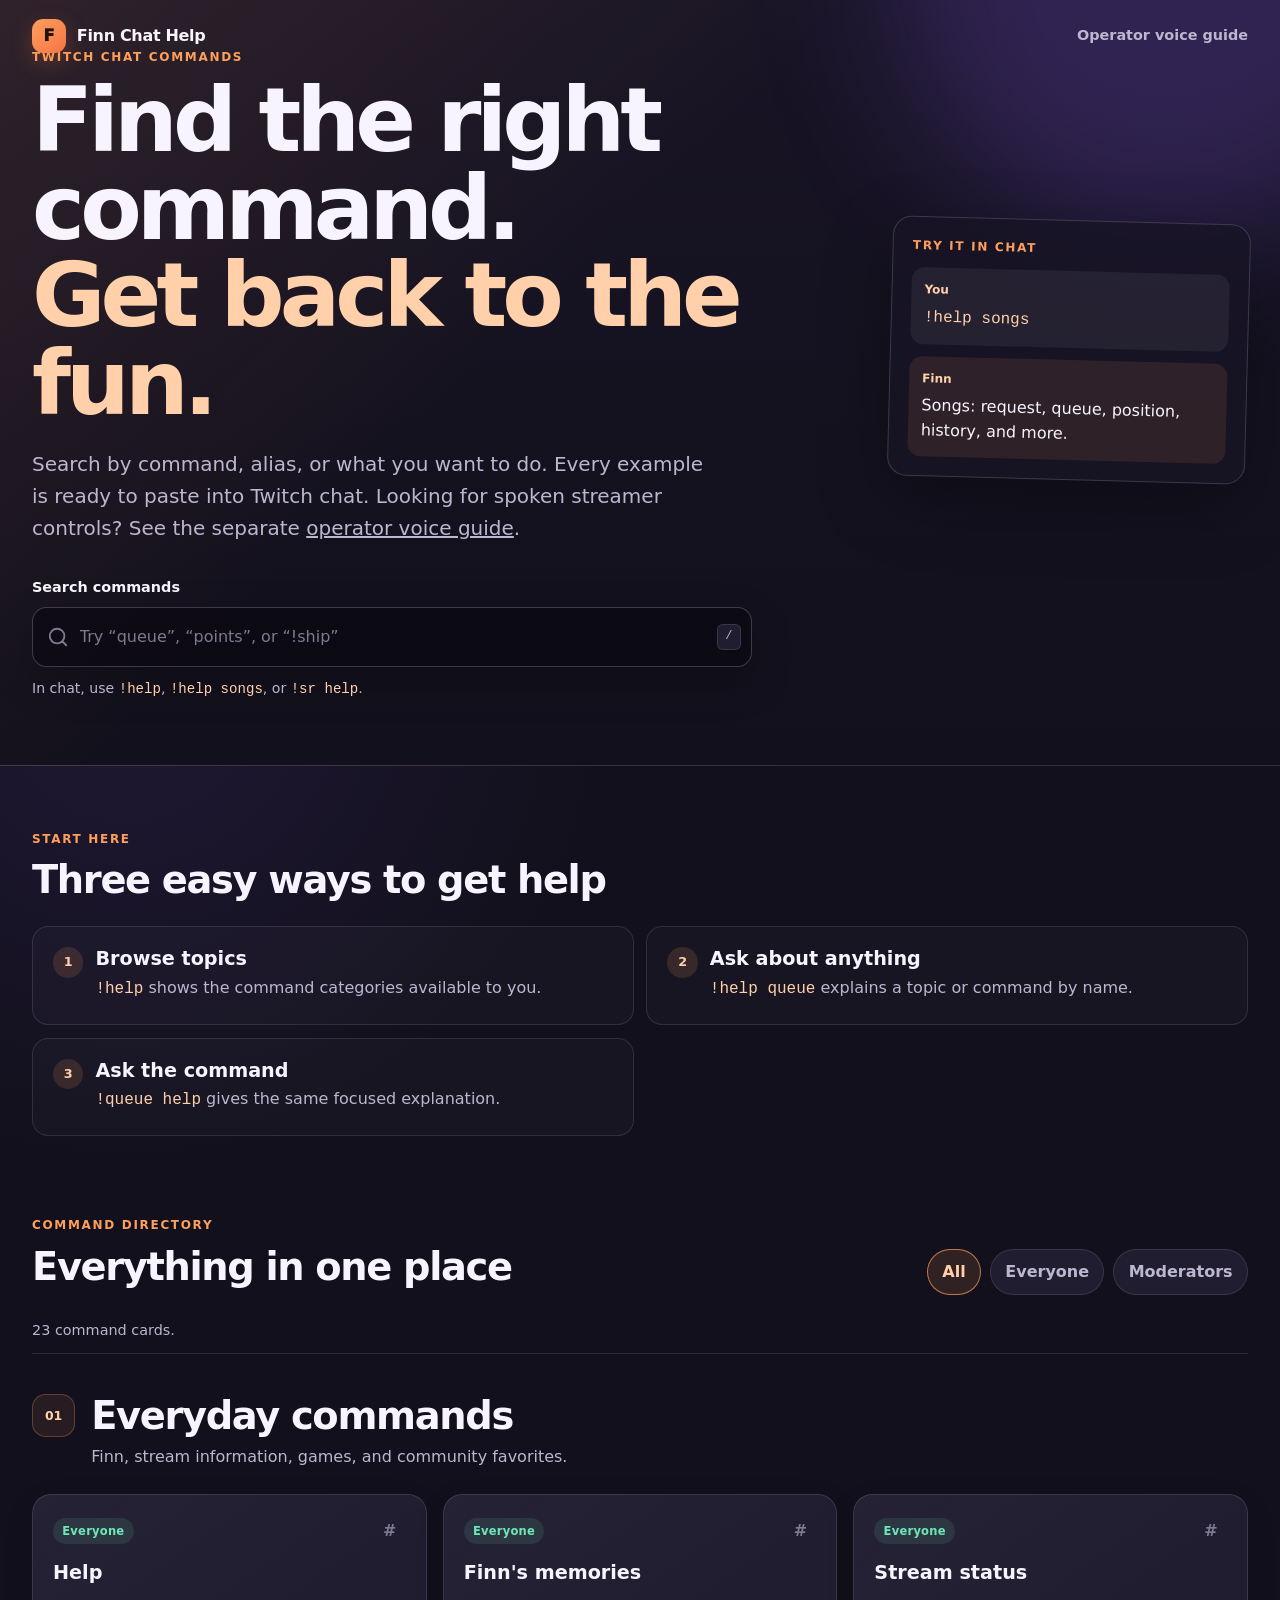
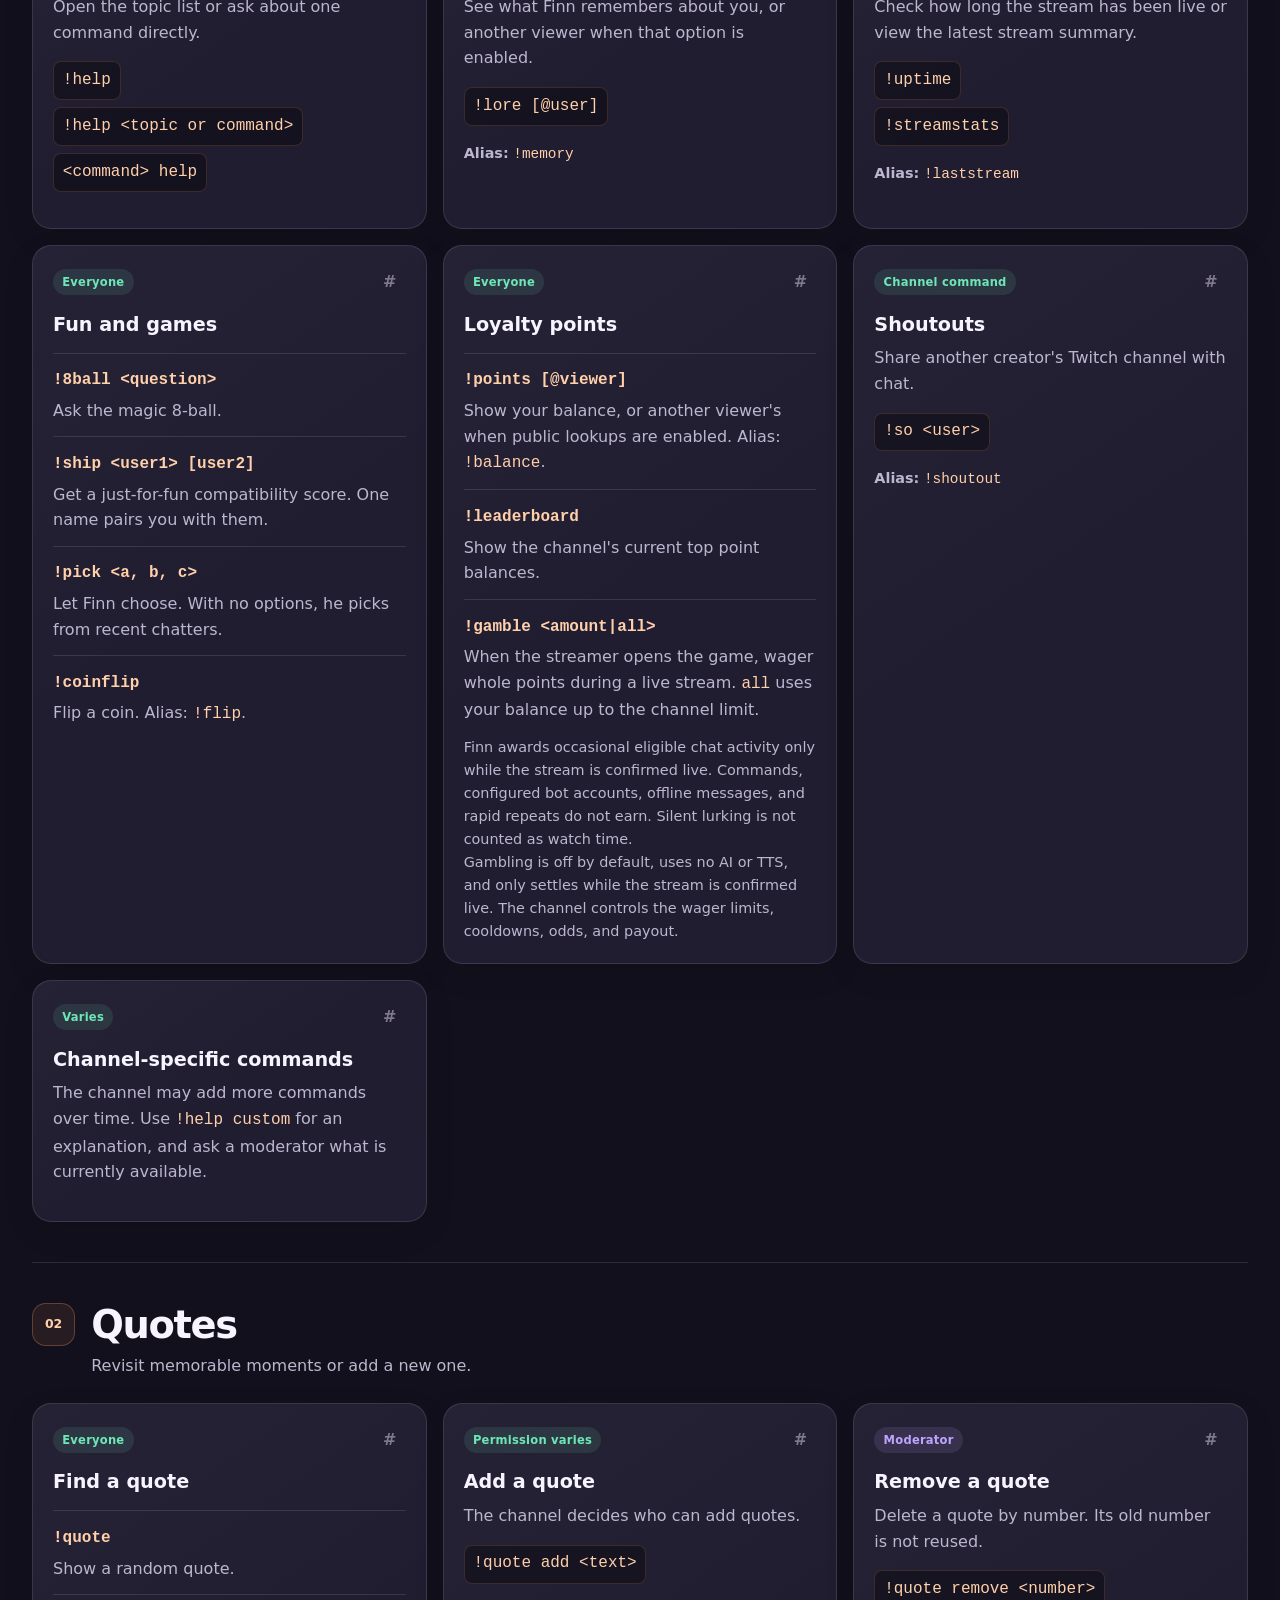
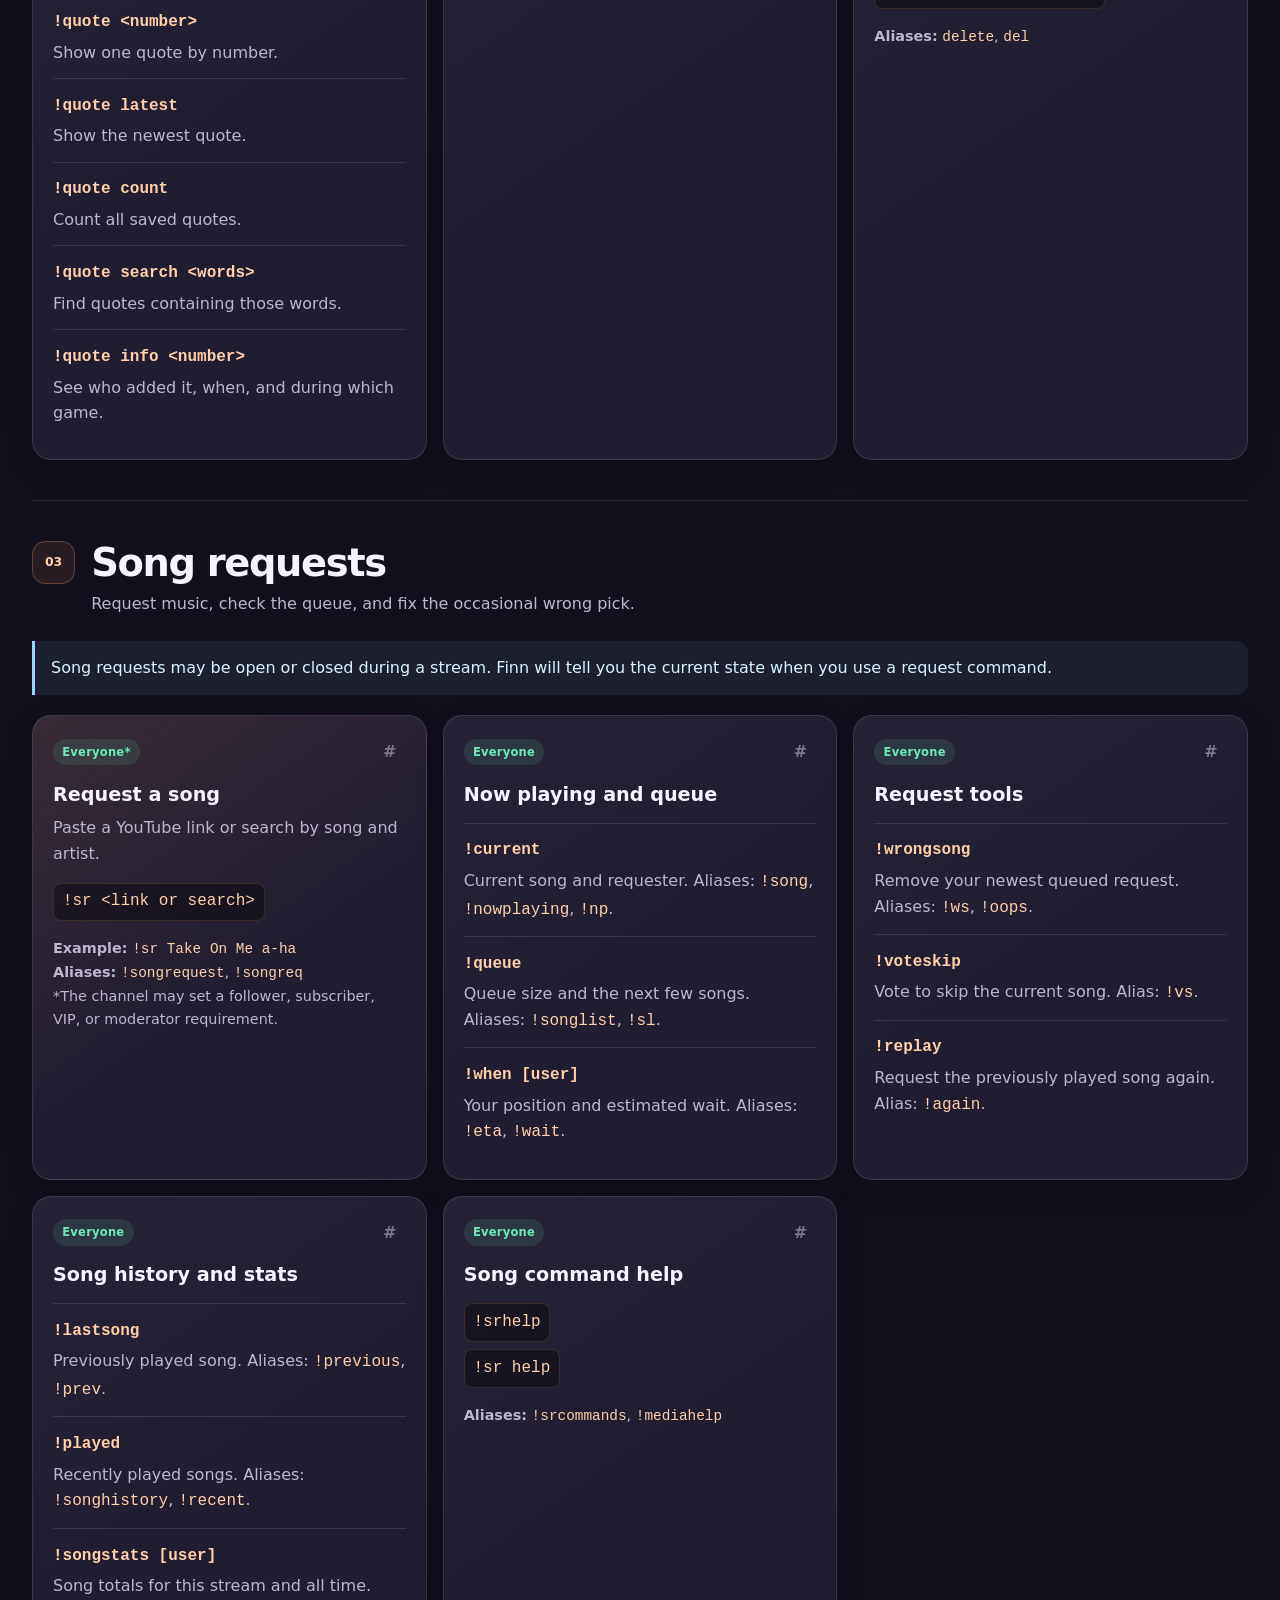
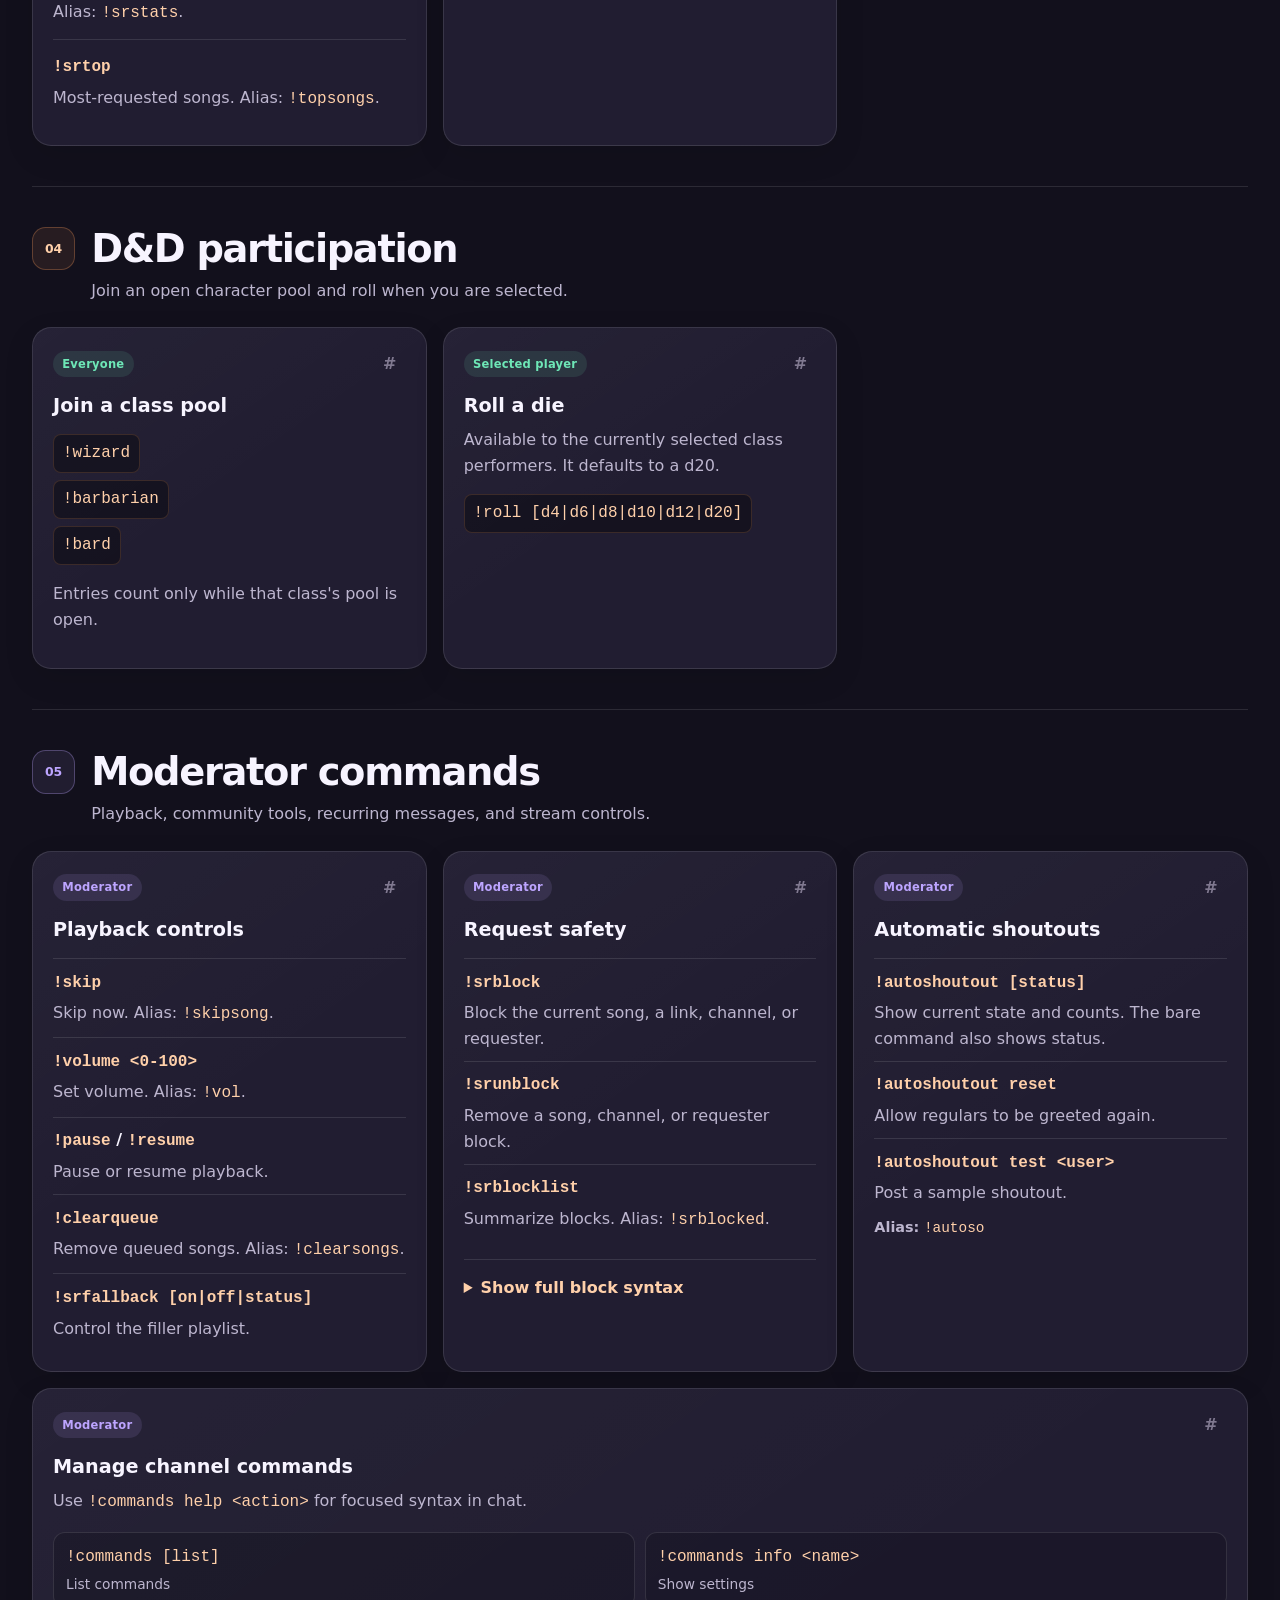
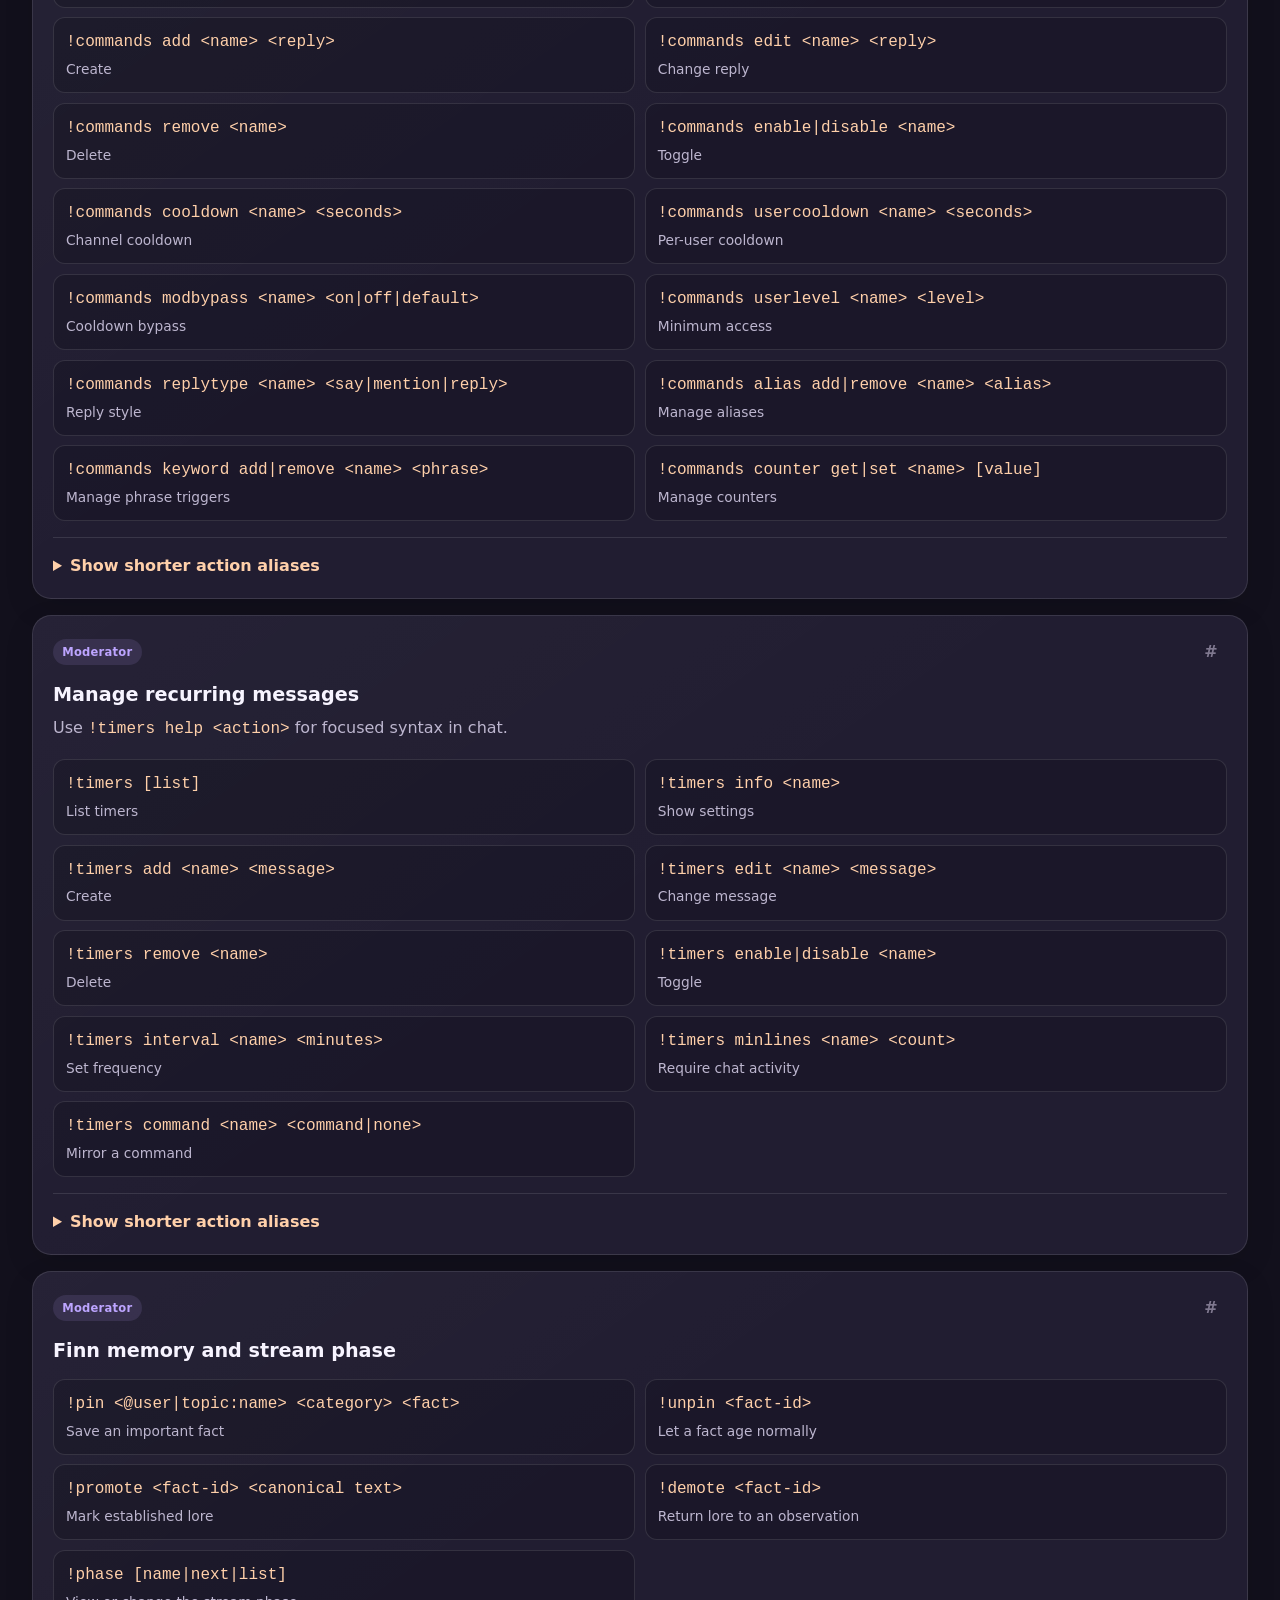
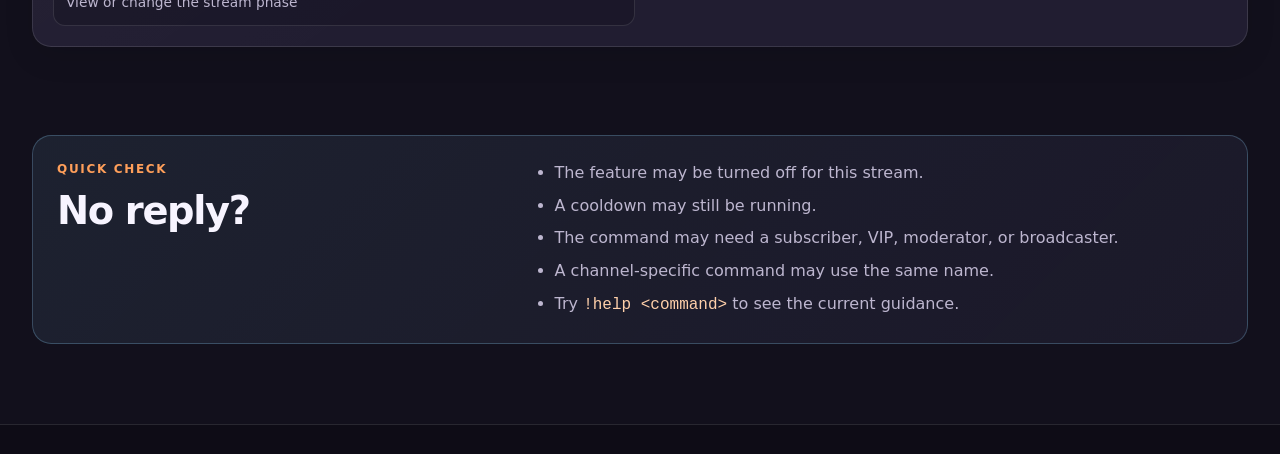
<file: index.html>
<!doctype html>
<html lang="en">
<head>
  <meta charset="utf-8">
  <meta name="viewport" content="width=device-width, initial-scale=1">
  <meta name="description" content="A friendly, searchable guide to Finn's Twitch chat commands.">
  <meta name="theme-color" content="#12101c">
  <meta name="referrer" content="no-referrer">
  <meta http-equiv="Content-Security-Policy" content="default-src 'self'; script-src 'self'; style-src 'self'; img-src 'self' data:; connect-src 'none'; font-src 'self'; object-src 'none'; base-uri 'none'; form-action 'none';">
  <title>Finn Chat Command Guide</title>
  <link rel="stylesheet" href="styles.css">
  <script src="app.js" defer></script>
</head>
<body>
  <a class="skip-link" href="#command-guide">Skip to the command guide</a>

  <header class="site-header">
    <div class="header-glow" aria-hidden="true"></div>
    <div class="shell hero">
      <nav class="topbar" aria-label="Primary navigation">
        <a class="brand" href="#top" aria-label="Finn Chat Help home">
          <span class="brand-mark" aria-hidden="true">F</span>
          <span>Finn Chat Help</span>
        </a>
        <a class="nav-link" href="voice.html">Operator voice guide</a>
      </nav>

      <div class="hero-copy" id="top">
        <p class="eyebrow">TWITCH CHAT COMMANDS</p>
        <h1>Find the right command.<br><span>Get back to the fun.</span></h1>
        <p class="hero-intro">
          Search by command, alias, or what you want to do. Every example is
          ready to paste into Twitch chat. Looking for spoken streamer controls?
          See the separate <a href="voice.html">operator voice guide</a>.
        </p>

        <div class="search-panel" role="search">
          <label for="command-search">Search commands</label>
          <div class="search-box">
            <svg aria-hidden="true" viewBox="0 0 24 24" width="22" height="22">
              <path d="m21 21-4.35-4.35m2.35-5.65a8 8 0 1 1-16 0 8 8 0 0 1 16 0Z"></path>
            </svg>
            <input
              id="command-search"
              type="search"
              autocomplete="off"
              spellcheck="false"
              placeholder="Try “queue”, “points”, or “!ship”"
            >
            <kbd aria-hidden="true">/</kbd>
          </div>
          <p class="search-hint">
            In chat, use <code>!help</code>, <code>!help songs</code>, or
            <code>!sr help</code>.
          </p>
        </div>
      </div>

      <div class="hero-card" aria-label="Quick command example">
        <p class="hero-card-label">TRY IT IN CHAT</p>
        <div class="chat-bubble">
          <span class="chat-name">You</span>
          <code>!help songs</code>
        </div>
        <div class="chat-bubble bot">
          <span class="chat-name">Finn</span>
          <span>Songs: request, queue, position, history, and more.</span>
        </div>
      </div>
    </div>
  </header>

  <main id="command-guide" class="shell">
    <section class="quick-start" id="quick-start" aria-labelledby="quick-start-title">
      <div>
        <p class="section-kicker">START HERE</p>
        <h2 id="quick-start-title">Three easy ways to get help</h2>
      </div>
      <div class="quick-grid">
        <article>
          <span class="step">1</span>
          <h3>Browse topics</h3>
          <p><code>!help</code> shows the command categories available to you.</p>
        </article>
        <article>
          <span class="step">2</span>
          <h3>Ask about anything</h3>
          <p><code>!help queue</code> explains a topic or command by name.</p>
        </article>
        <article>
          <span class="step">3</span>
          <h3>Ask the command</h3>
          <p><code>!queue help</code> gives the same focused explanation.</p>
        </article>
      </div>
    </section>

    <section class="guide-toolbar" aria-labelledby="all-commands-title">
      <div>
        <p class="section-kicker">COMMAND DIRECTORY</p>
        <h2 id="all-commands-title">Everything in one place</h2>
      </div>
      <div class="filters" role="group" aria-label="Filter commands by access level">
        <button class="filter-button is-active" type="button" data-filter="all" aria-pressed="true">All</button>
        <button class="filter-button" type="button" data-filter="everyone" aria-pressed="false">Everyone</button>
        <button class="filter-button" type="button" data-filter="mod" aria-pressed="false">Moderators</button>
      </div>
    </section>

    <p id="result-status" class="result-status" aria-live="polite"></p>

    <div class="command-sections">
      <section class="command-section" aria-labelledby="everyday-title">
        <div class="section-heading">
          <span class="section-icon" aria-hidden="true">01</span>
          <div>
            <h2 id="everyday-title">Everyday commands</h2>
            <p>Finn, stream information, games, and community favorites.</p>
          </div>
        </div>

        <div class="card-grid">
          <article class="command-card" id="help" data-access="everyone">
            <div class="card-top">
              <span class="access everyone">Everyone</span>
              <a class="anchor-link" href="#help" aria-label="Link to Help commands">#</a>
            </div>
            <h3>Help</h3>
            <p>Open the topic list or ask about one command directly.</p>
            <div class="command-list">
              <code>!help</code>
              <code>!help &lt;topic or command&gt;</code>
              <code>&lt;command&gt; help</code>
            </div>
          </article>

          <article class="command-card" id="lore" data-access="everyone">
            <div class="card-top">
              <span class="access everyone">Everyone</span>
              <a class="anchor-link" href="#lore" aria-label="Link to Lore commands">#</a>
            </div>
            <h3>Finn's memories</h3>
            <p>See what Finn remembers about you, or another viewer when that option is enabled.</p>
            <div class="command-list">
              <code>!lore [@user]</code>
            </div>
            <p class="aliases"><strong>Alias:</strong> <code>!memory</code></p>
          </article>

          <article class="command-card" id="stream" data-access="everyone">
            <div class="card-top">
              <span class="access everyone">Everyone</span>
              <a class="anchor-link" href="#stream" aria-label="Link to Stream commands">#</a>
            </div>
            <h3>Stream status</h3>
            <p>Check how long the stream has been live or view the latest stream summary.</p>
            <div class="command-list">
              <code>!uptime</code>
              <code>!streamstats</code>
            </div>
            <p class="aliases"><strong>Alias:</strong> <code>!laststream</code></p>
          </article>

          <article class="command-card" id="fun" data-access="everyone">
            <div class="card-top">
              <span class="access everyone">Everyone</span>
              <a class="anchor-link" href="#fun" aria-label="Link to Fun commands">#</a>
            </div>
            <h3>Fun and games</h3>
            <dl class="command-details">
              <div>
                <dt><code>!8ball &lt;question&gt;</code></dt>
                <dd>Ask the magic 8-ball.</dd>
              </div>
              <div>
                <dt><code>!ship &lt;user1&gt; [user2]</code></dt>
                <dd>Get a just-for-fun compatibility score. One name pairs you with them.</dd>
              </div>
              <div>
                <dt><code>!pick &lt;a, b, c&gt;</code></dt>
                <dd>Let Finn choose. With no options, he picks from recent chatters.</dd>
              </div>
              <div>
                <dt><code>!coinflip</code></dt>
                <dd>Flip a coin. Alias: <code>!flip</code>.</dd>
              </div>
            </dl>
          </article>

          <article class="command-card" id="loyalty-points" data-access="everyone">
            <div class="card-top">
              <span class="access everyone">Everyone</span>
              <a class="anchor-link" href="#loyalty-points" aria-label="Link to Loyalty point commands">#</a>
            </div>
            <h3>Loyalty points</h3>
            <dl class="command-details">
              <div>
                <dt><code>!points [@viewer]</code></dt>
                <dd>Show your balance, or another viewer's when public lookups are enabled. Alias: <code>!balance</code>.</dd>
              </div>
              <div>
                <dt><code>!leaderboard</code></dt>
                <dd>Show the channel's current top point balances.</dd>
              </div>
              <div>
                <dt><code>!gamble &lt;amount|all&gt;</code></dt>
                <dd>When the streamer opens the game, wager whole points during a live stream. <code>all</code> uses your balance up to the channel limit.</dd>
              </div>
            </dl>
            <p class="fine-print">Finn awards occasional eligible chat activity only while the stream is confirmed live. Commands, configured bot accounts, offline messages, and rapid repeats do not earn. Silent lurking is not counted as watch time.</p>
            <p class="fine-print">Gambling is off by default, uses no AI or TTS, and only settles while the stream is confirmed live. The channel controls the wager limits, cooldowns, odds, and payout.</p>
          </article>

          <article class="command-card" id="shoutouts" data-access="everyone">
            <div class="card-top">
              <span class="access everyone">Channel command</span>
              <a class="anchor-link" href="#shoutouts" aria-label="Link to Shoutout commands">#</a>
            </div>
            <h3>Shoutouts</h3>
            <p>Share another creator's Twitch channel with chat.</p>
            <div class="command-list">
              <code>!so &lt;user&gt;</code>
            </div>
            <p class="aliases"><strong>Alias:</strong> <code>!shoutout</code></p>
          </article>

          <article class="command-card" id="custom" data-access="everyone">
            <div class="card-top">
              <span class="access everyone">Varies</span>
              <a class="anchor-link" href="#custom" aria-label="Link to Custom commands">#</a>
            </div>
            <h3>Channel-specific commands</h3>
            <p>
              The channel may add more commands over time. Use
              <code>!help custom</code> for an explanation, and ask a moderator
              what is currently available.
            </p>
          </article>
        </div>
      </section>

      <section class="command-section" aria-labelledby="quotes-title">
        <div class="section-heading">
          <span class="section-icon" aria-hidden="true">02</span>
          <div>
            <h2 id="quotes-title">Quotes</h2>
            <p>Revisit memorable moments or add a new one.</p>
          </div>
        </div>

        <div class="card-grid">
          <article class="command-card" id="quotes" data-access="everyone">
            <div class="card-top">
              <span class="access everyone">Everyone</span>
              <a class="anchor-link" href="#quotes" aria-label="Link to Quote commands">#</a>
            </div>
            <h3>Find a quote</h3>
            <dl class="command-details">
              <div>
                <dt><code>!quote</code></dt>
                <dd>Show a random quote.</dd>
              </div>
              <div>
                <dt><code>!quote &lt;number&gt;</code></dt>
                <dd>Show one quote by number.</dd>
              </div>
              <div>
                <dt><code>!quote latest</code></dt>
                <dd>Show the newest quote.</dd>
              </div>
              <div>
                <dt><code>!quote count</code></dt>
                <dd>Count all saved quotes.</dd>
              </div>
              <div>
                <dt><code>!quote search &lt;words&gt;</code></dt>
                <dd>Find quotes containing those words.</dd>
              </div>
              <div>
                <dt><code>!quote info &lt;number&gt;</code></dt>
                <dd>See who added it, when, and during which game.</dd>
              </div>
            </dl>
          </article>

          <article class="command-card" id="quote-add" data-access="everyone">
            <div class="card-top">
              <span class="access everyone">Permission varies</span>
              <a class="anchor-link" href="#quote-add" aria-label="Link to Add quote command">#</a>
            </div>
            <h3>Add a quote</h3>
            <p>The channel decides who can add quotes.</p>
            <div class="command-list">
              <code>!quote add &lt;text&gt;</code>
            </div>
          </article>

          <article class="command-card" id="quote-moderation" data-access="mod">
            <div class="card-top">
              <span class="access mod">Moderator</span>
              <a class="anchor-link" href="#quote-moderation" aria-label="Link to Quote moderation commands">#</a>
            </div>
            <h3>Remove a quote</h3>
            <p>Delete a quote by number. Its old number is not reused.</p>
            <div class="command-list">
              <code>!quote remove &lt;number&gt;</code>
            </div>
            <p class="aliases"><strong>Aliases:</strong> <code>delete</code>, <code>del</code></p>
          </article>
        </div>
      </section>

      <section class="command-section" aria-labelledby="songs-title">
        <div class="section-heading">
          <span class="section-icon" aria-hidden="true">03</span>
          <div>
            <h2 id="songs-title">Song requests</h2>
            <p>Request music, check the queue, and fix the occasional wrong pick.</p>
          </div>
        </div>

        <div class="notice">
          Song requests may be open or closed during a stream. Finn will tell you
          the current state when you use a request command.
        </div>

        <div class="card-grid">
          <article class="command-card featured" id="song-requests" data-access="everyone">
            <div class="card-top">
              <span class="access everyone">Everyone*</span>
              <a class="anchor-link" href="#song-requests" aria-label="Link to Song request commands">#</a>
            </div>
            <h3>Request a song</h3>
            <p>Paste a YouTube link or search by song and artist.</p>
            <div class="command-list">
              <code>!sr &lt;link or search&gt;</code>
            </div>
            <p class="example"><strong>Example:</strong> <code>!sr Take On Me a-ha</code></p>
            <p class="aliases">
              <strong>Aliases:</strong> <code>!songrequest</code>, <code>!songreq</code>
            </p>
            <p class="fine-print">*The channel may set a follower, subscriber, VIP, or moderator requirement.</p>
          </article>

          <article class="command-card" id="music-status" data-access="everyone">
            <div class="card-top">
              <span class="access everyone">Everyone</span>
              <a class="anchor-link" href="#music-status" aria-label="Link to Music status commands">#</a>
            </div>
            <h3>Now playing and queue</h3>
            <dl class="command-details">
              <div>
                <dt><code>!current</code></dt>
                <dd>Current song and requester. Aliases: <code>!song</code>, <code>!nowplaying</code>, <code>!np</code>.</dd>
              </div>
              <div>
                <dt><code>!queue</code></dt>
                <dd>Queue size and the next few songs. Aliases: <code>!songlist</code>, <code>!sl</code>.</dd>
              </div>
              <div>
                <dt><code>!when [user]</code></dt>
                <dd>Your position and estimated wait. Aliases: <code>!eta</code>, <code>!wait</code>.</dd>
              </div>
            </dl>
          </article>

          <article class="command-card" id="request-tools" data-access="everyone">
            <div class="card-top">
              <span class="access everyone">Everyone</span>
              <a class="anchor-link" href="#request-tools" aria-label="Link to Song request tools">#</a>
            </div>
            <h3>Request tools</h3>
            <dl class="command-details">
              <div>
                <dt><code>!wrongsong</code></dt>
                <dd>Remove your newest queued request. Aliases: <code>!ws</code>, <code>!oops</code>.</dd>
              </div>
              <div>
                <dt><code>!voteskip</code></dt>
                <dd>Vote to skip the current song. Alias: <code>!vs</code>.</dd>
              </div>
              <div>
                <dt><code>!replay</code></dt>
                <dd>Request the previously played song again. Alias: <code>!again</code>.</dd>
              </div>
            </dl>
          </article>

          <article class="command-card" id="song-history" data-access="everyone">
            <div class="card-top">
              <span class="access everyone">Everyone</span>
              <a class="anchor-link" href="#song-history" aria-label="Link to Song history commands">#</a>
            </div>
            <h3>Song history and stats</h3>
            <dl class="command-details">
              <div>
                <dt><code>!lastsong</code></dt>
                <dd>Previously played song. Aliases: <code>!previous</code>, <code>!prev</code>.</dd>
              </div>
              <div>
                <dt><code>!played</code></dt>
                <dd>Recently played songs. Aliases: <code>!songhistory</code>, <code>!recent</code>.</dd>
              </div>
              <div>
                <dt><code>!songstats [user]</code></dt>
                <dd>Song totals for this stream and all time. Alias: <code>!srstats</code>.</dd>
              </div>
              <div>
                <dt><code>!srtop</code></dt>
                <dd>Most-requested songs. Alias: <code>!topsongs</code>.</dd>
              </div>
            </dl>
          </article>

          <article class="command-card" id="song-help" data-access="everyone">
            <div class="card-top">
              <span class="access everyone">Everyone</span>
              <a class="anchor-link" href="#song-help" aria-label="Link to Song help commands">#</a>
            </div>
            <h3>Song command help</h3>
            <div class="command-list">
              <code>!srhelp</code>
              <code>!sr help</code>
            </div>
            <p class="aliases">
              <strong>Aliases:</strong> <code>!srcommands</code>, <code>!mediahelp</code>
            </p>
          </article>
        </div>
      </section>

      <section class="command-section" aria-labelledby="dnd-title">
        <div class="section-heading">
          <span class="section-icon" aria-hidden="true">04</span>
          <div>
            <h2 id="dnd-title">D&amp;D participation</h2>
            <p>Join an open character pool and roll when you are selected.</p>
          </div>
        </div>

        <div class="card-grid">
          <article class="command-card" id="dnd" data-access="everyone">
            <div class="card-top">
              <span class="access everyone">Everyone</span>
              <a class="anchor-link" href="#dnd" aria-label="Link to D and D commands">#</a>
            </div>
            <h3>Join a class pool</h3>
            <div class="command-list">
              <code>!wizard</code>
              <code>!barbarian</code>
              <code>!bard</code>
            </div>
            <p>Entries count only while that class's pool is open.</p>
          </article>

          <article class="command-card" id="roll" data-access="everyone">
            <div class="card-top">
              <span class="access everyone">Selected player</span>
              <a class="anchor-link" href="#roll" aria-label="Link to Roll command">#</a>
            </div>
            <h3>Roll a die</h3>
            <p>Available to the currently selected class performers. It defaults to a d20.</p>
            <div class="command-list">
              <code>!roll [d4|d6|d8|d10|d12|d20]</code>
            </div>
          </article>
        </div>
      </section>

      <section class="command-section mod-section" aria-labelledby="moderator-title">
        <div class="section-heading">
          <span class="section-icon" aria-hidden="true">05</span>
          <div>
            <h2 id="moderator-title">Moderator commands</h2>
            <p>Playback, community tools, recurring messages, and stream controls.</p>
          </div>
        </div>

        <div class="card-grid">
          <article class="command-card" id="media-moderation" data-access="mod">
            <div class="card-top">
              <span class="access mod">Moderator</span>
              <a class="anchor-link" href="#media-moderation" aria-label="Link to Media moderation commands">#</a>
            </div>
            <h3>Playback controls</h3>
            <dl class="command-details compact">
              <div><dt><code>!skip</code></dt><dd>Skip now. Alias: <code>!skipsong</code>.</dd></div>
              <div><dt><code>!volume &lt;0-100&gt;</code></dt><dd>Set volume. Alias: <code>!vol</code>.</dd></div>
              <div><dt><code>!pause</code> / <code>!resume</code></dt><dd>Pause or resume playback.</dd></div>
              <div><dt><code>!clearqueue</code></dt><dd>Remove queued songs. Alias: <code>!clearsongs</code>.</dd></div>
              <div><dt><code>!srfallback [on|off|status]</code></dt><dd>Control the filler playlist.</dd></div>
            </dl>
          </article>

          <article class="command-card" id="request-moderation" data-access="mod">
            <div class="card-top">
              <span class="access mod">Moderator</span>
              <a class="anchor-link" href="#request-moderation" aria-label="Link to Request moderation commands">#</a>
            </div>
            <h3>Request safety</h3>
            <dl class="command-details compact">
              <div><dt><code>!srblock</code></dt><dd>Block the current song, a link, channel, or requester.</dd></div>
              <div><dt><code>!srunblock</code></dt><dd>Remove a song, channel, or requester block.</dd></div>
              <div><dt><code>!srblocklist</code></dt><dd>Summarize blocks. Alias: <code>!srblocked</code>.</dd></div>
            </dl>
            <details>
              <summary>Show full block syntax</summary>
              <div class="details-body command-list">
                <code>!srblock [channel | user &lt;name&gt; | &lt;link&gt;]</code>
                <code>!srunblock [user &lt;name&gt; | channel &lt;name&gt; | &lt;link&gt;]</code>
              </div>
            </details>
          </article>

          <article class="command-card" id="auto-shoutout" data-access="mod">
            <div class="card-top">
              <span class="access mod">Moderator</span>
              <a class="anchor-link" href="#auto-shoutout" aria-label="Link to Automatic shoutout commands">#</a>
            </div>
            <h3>Automatic shoutouts</h3>
            <dl class="command-details compact">
              <div><dt><code>!autoshoutout [status]</code></dt><dd>Show current state and counts. The bare command also shows status.</dd></div>
              <div><dt><code>!autoshoutout reset</code></dt><dd>Allow regulars to be greeted again.</dd></div>
              <div><dt><code>!autoshoutout test &lt;user&gt;</code></dt><dd>Post a sample shoutout.</dd></div>
            </dl>
            <p class="aliases"><strong>Alias:</strong> <code>!autoso</code></p>
          </article>

          <article class="command-card wide" id="command-management" data-access="mod">
            <div class="card-top">
              <span class="access mod">Moderator</span>
              <a class="anchor-link" href="#command-management" aria-label="Link to Custom command management">#</a>
            </div>
            <h3>Manage channel commands</h3>
            <p>Use <code>!commands help &lt;action&gt;</code> for focused syntax in chat.</p>
            <div class="subcommand-grid">
              <div><code>!commands [list]</code><span>List commands</span></div>
              <div><code>!commands info &lt;name&gt;</code><span>Show settings</span></div>
              <div><code>!commands add &lt;name&gt; &lt;reply&gt;</code><span>Create</span></div>
              <div><code>!commands edit &lt;name&gt; &lt;reply&gt;</code><span>Change reply</span></div>
              <div><code>!commands remove &lt;name&gt;</code><span>Delete</span></div>
              <div><code>!commands enable|disable &lt;name&gt;</code><span>Toggle</span></div>
              <div><code>!commands cooldown &lt;name&gt; &lt;seconds&gt;</code><span>Channel cooldown</span></div>
              <div><code>!commands usercooldown &lt;name&gt; &lt;seconds&gt;</code><span>Per-user cooldown</span></div>
              <div><code>!commands modbypass &lt;name&gt; &lt;on|off|default&gt;</code><span>Cooldown bypass</span></div>
              <div><code>!commands userlevel &lt;name&gt; &lt;level&gt;</code><span>Minimum access</span></div>
              <div><code>!commands replytype &lt;name&gt; &lt;say|mention|reply&gt;</code><span>Reply style</span></div>
              <div><code>!commands alias add|remove &lt;name&gt; &lt;alias&gt;</code><span>Manage aliases</span></div>
              <div><code>!commands keyword add|remove &lt;name&gt; &lt;phrase&gt;</code><span>Manage phrase triggers</span></div>
              <div><code>!commands counter get|set &lt;name&gt; [value]</code><span>Manage counters</span></div>
            </div>
            <details>
              <summary>Show shorter action aliases</summary>
              <div class="details-body">
                <p><code>remove</code>: <code>rm</code>, <code>delete</code></p>
                <p><code>cooldown</code>: <code>cd</code></p>
                <p><code>usercooldown</code>: <code>ucd</code>, <code>usercd</code></p>
                <p><code>modbypass</code>: <code>modskip</code></p>
                <p><code>userlevel</code>: <code>level</code></p>
                <p><code>replytype</code>: <code>reply</code></p>
                <p><code>alias</code>: <code>aliases</code></p>
                <p><code>keyword</code>: <code>keywords</code></p>
                <p><code>counter</code>: <code>counters</code></p>
                <p>Inside <code>alias</code> and <code>keyword</code>, <code>remove</code> also accepts <code>rm</code>.</p>
              </div>
            </details>
          </article>

          <article class="command-card wide" id="timers" data-access="mod">
            <div class="card-top">
              <span class="access mod">Moderator</span>
              <a class="anchor-link" href="#timers" aria-label="Link to Timer management commands">#</a>
            </div>
            <h3>Manage recurring messages</h3>
            <p>Use <code>!timers help &lt;action&gt;</code> for focused syntax in chat.</p>
            <div class="subcommand-grid">
              <div><code>!timers [list]</code><span>List timers</span></div>
              <div><code>!timers info &lt;name&gt;</code><span>Show settings</span></div>
              <div><code>!timers add &lt;name&gt; &lt;message&gt;</code><span>Create</span></div>
              <div><code>!timers edit &lt;name&gt; &lt;message&gt;</code><span>Change message</span></div>
              <div><code>!timers remove &lt;name&gt;</code><span>Delete</span></div>
              <div><code>!timers enable|disable &lt;name&gt;</code><span>Toggle</span></div>
              <div><code>!timers interval &lt;name&gt; &lt;minutes&gt;</code><span>Set frequency</span></div>
              <div><code>!timers minlines &lt;name&gt; &lt;count&gt;</code><span>Require chat activity</span></div>
              <div><code>!timers command &lt;name&gt; &lt;command|none&gt;</code><span>Mirror a command</span></div>
            </div>
            <details>
              <summary>Show shorter action aliases</summary>
              <div class="details-body">
                <p><code>remove</code>: <code>rm</code>, <code>delete</code></p>
                <p><code>interval</code>: <code>int</code></p>
                <p><code>minlines</code>: <code>minline</code></p>
                <p><code>command</code>: <code>cmd</code></p>
                <p>To stop mirroring a command, use <code>none</code>, <code>off</code>, <code>clear</code>, or <code>message</code>.</p>
              </div>
            </details>
          </article>

          <article class="command-card wide" id="stream-tools" data-access="mod">
            <div class="card-top">
              <span class="access mod">Moderator</span>
              <a class="anchor-link" href="#stream-tools" aria-label="Link to Stream management commands">#</a>
            </div>
            <h3>Finn memory and stream phase</h3>
            <div class="subcommand-grid">
              <div><code>!pin &lt;@user|topic:name&gt; &lt;category&gt; &lt;fact&gt;</code><span>Save an important fact</span></div>
              <div><code>!unpin &lt;fact-id&gt;</code><span>Let a fact age normally</span></div>
              <div><code>!promote &lt;fact-id&gt; &lt;canonical text&gt;</code><span>Mark established lore</span></div>
              <div><code>!demote &lt;fact-id&gt;</code><span>Return lore to an observation</span></div>
              <div><code>!phase [name|next|list]</code><span>View or change the stream phase</span></div>
            </div>
          </article>
        </div>
      </section>
    </div>

    <section class="troubleshooting" id="troubleshooting" aria-labelledby="troubleshooting-title">
      <div>
        <p class="section-kicker">QUICK CHECK</p>
        <h2 id="troubleshooting-title">No reply?</h2>
      </div>
      <ul>
        <li>The feature may be turned off for this stream.</li>
        <li>A cooldown may still be running.</li>
        <li>The command may need a subscriber, VIP, moderator, or broadcaster.</li>
        <li>A channel-specific command may use the same name.</li>
        <li>Try <code>!help &lt;command&gt;</code> to see the current guidance.</li>
      </ul>
    </section>

    <section class="no-results" id="no-results" hidden>
      <h2>No matching commands</h2>
      <p>Try a shorter word, an alias, or clear the current filters.</p>
      <button id="clear-search" type="button">Clear search and filters</button>
    </section>
  </main>

  <footer>
    <div class="shell footer-inner">
      <div>
        <strong>Finn Chat Help</strong>
        <p>A friendly guide for stream chat.</p>
      </div>
      <a href="#top">Back to top <span aria-hidden="true">↑</span></a>
    </div>
  </footer>
</body>
</html>
</file>
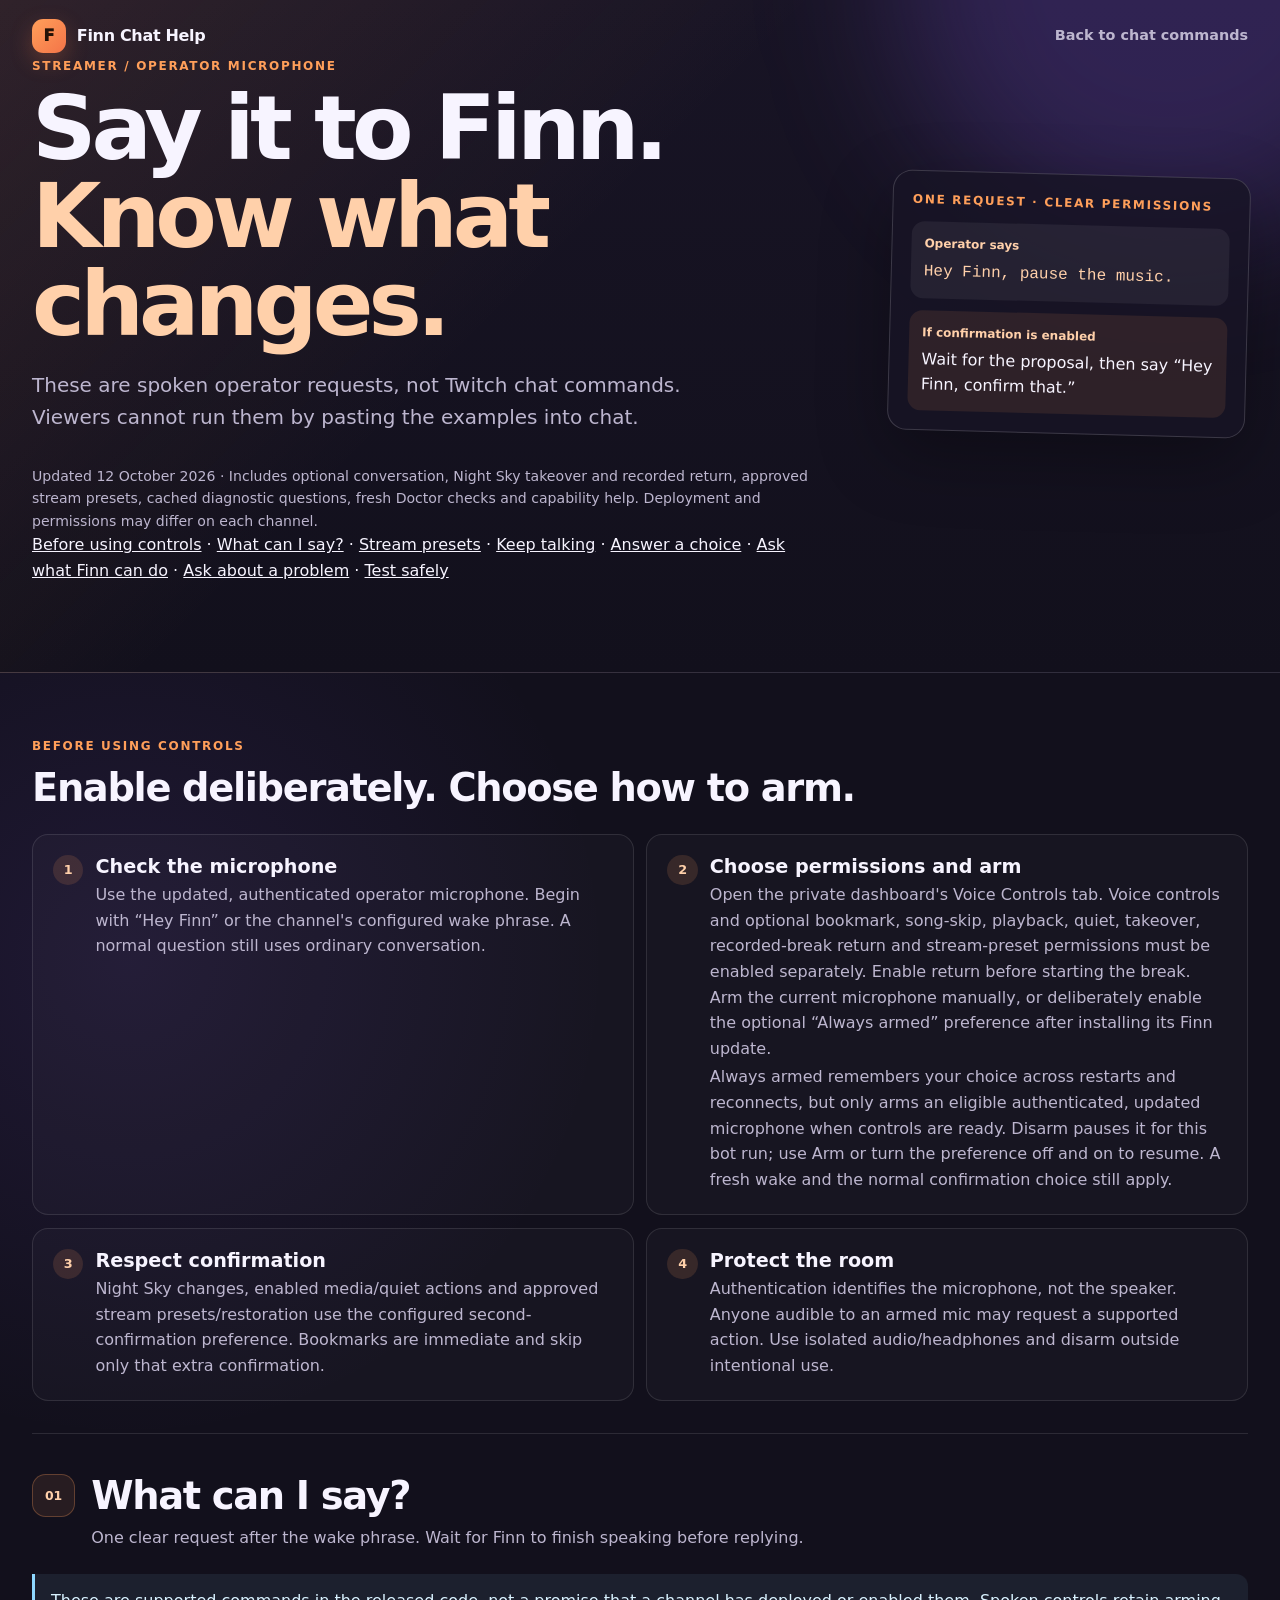
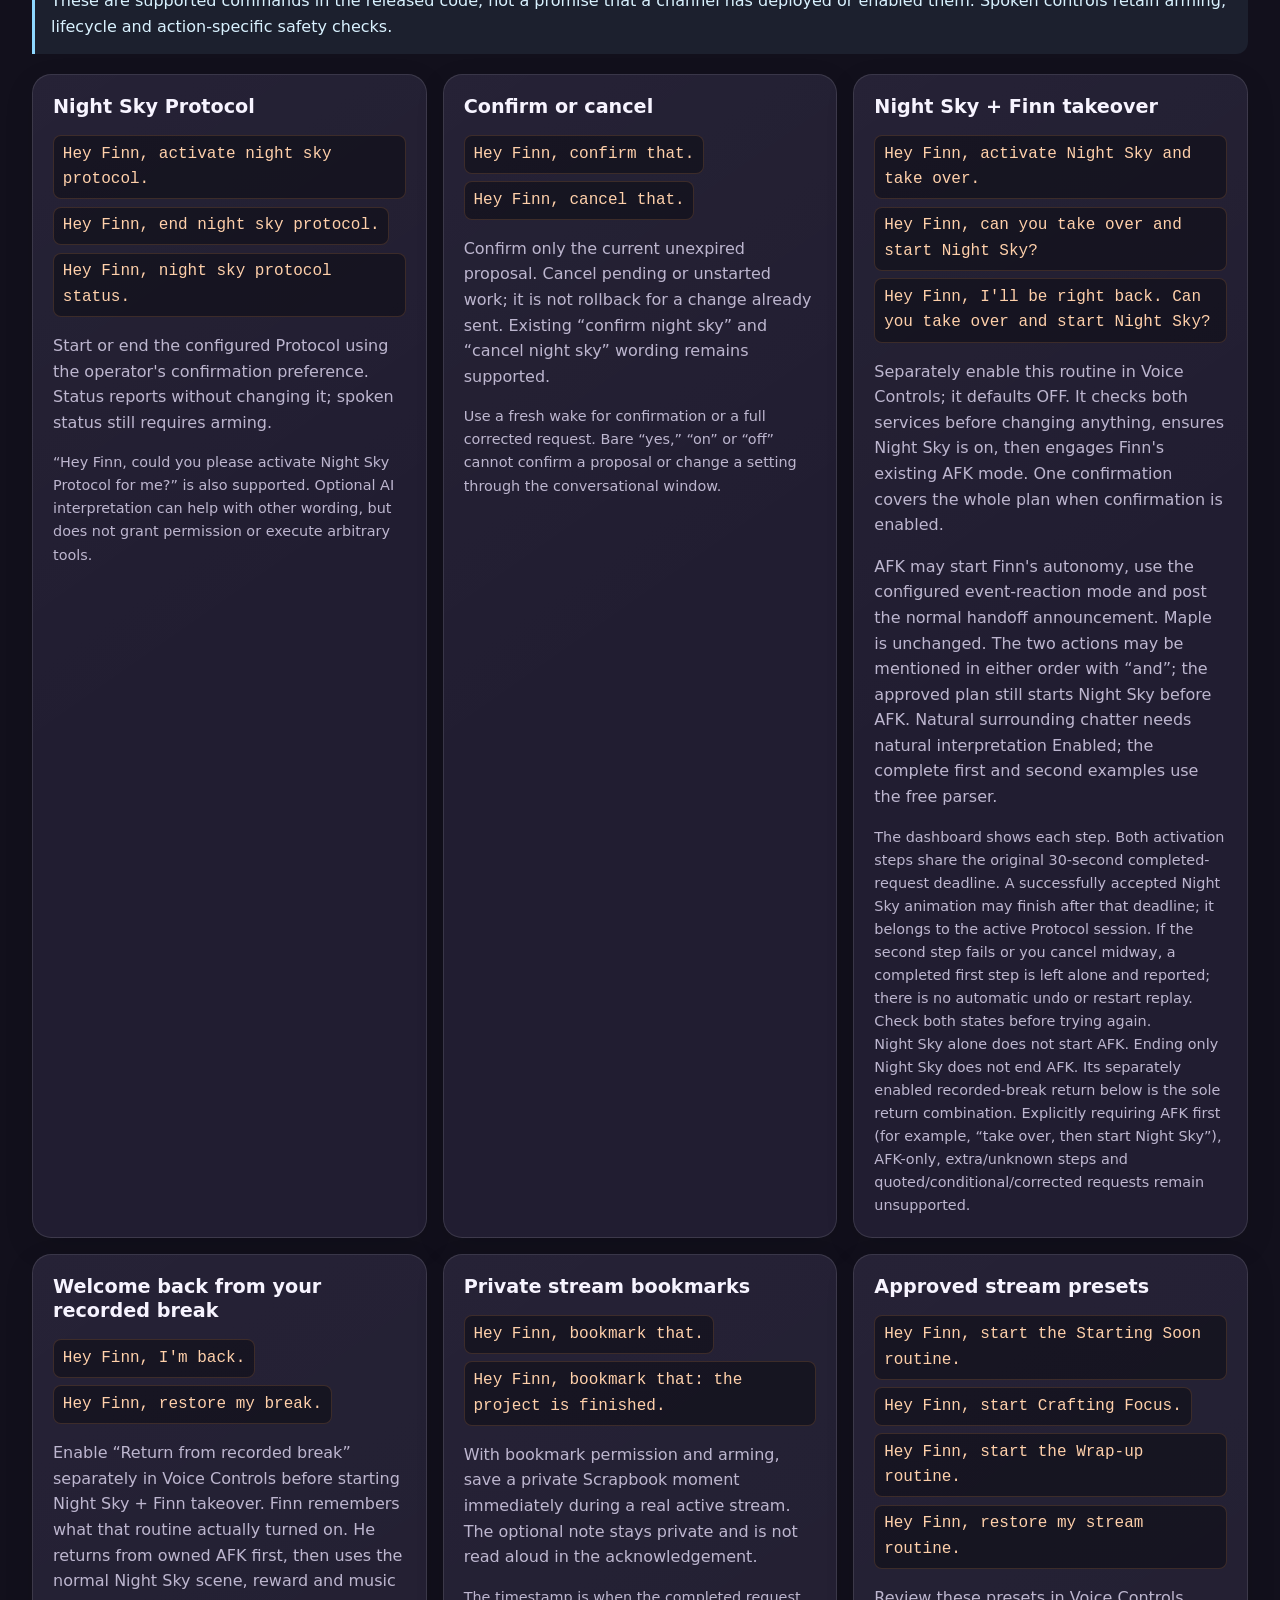
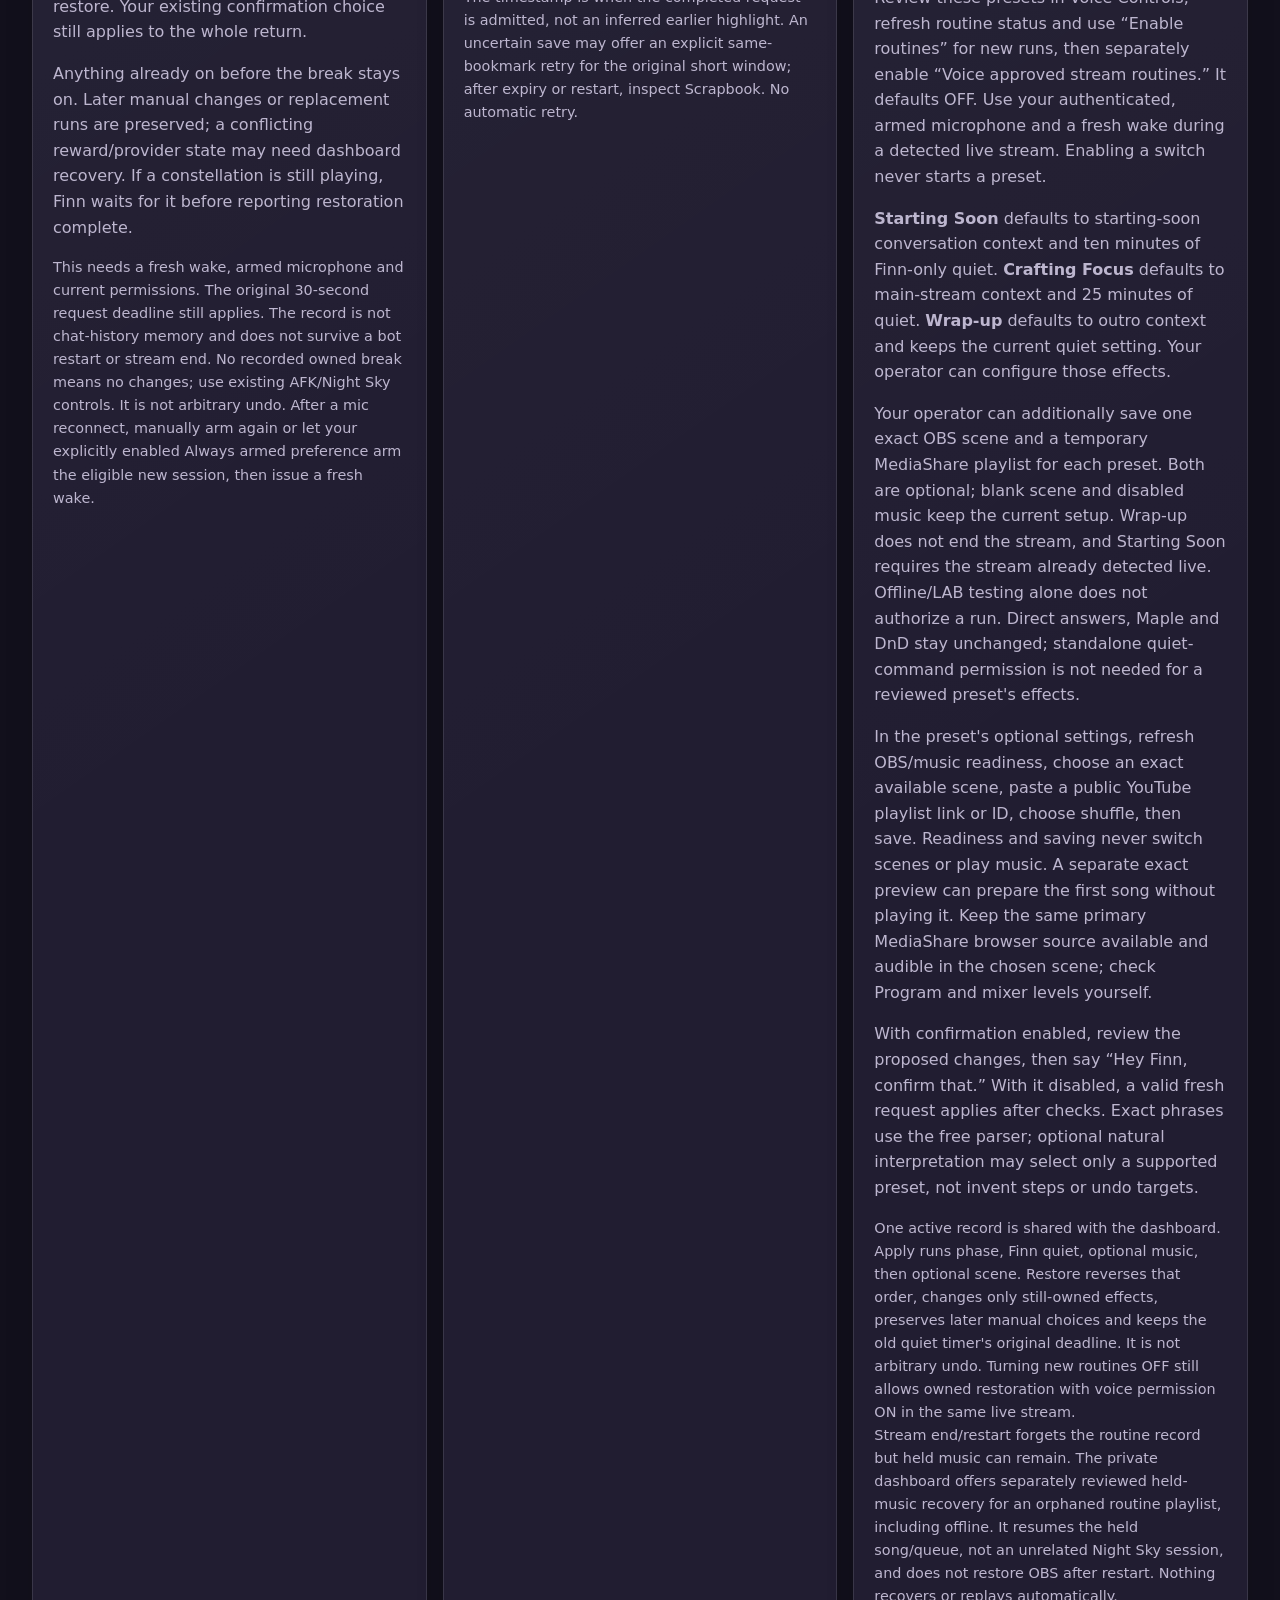
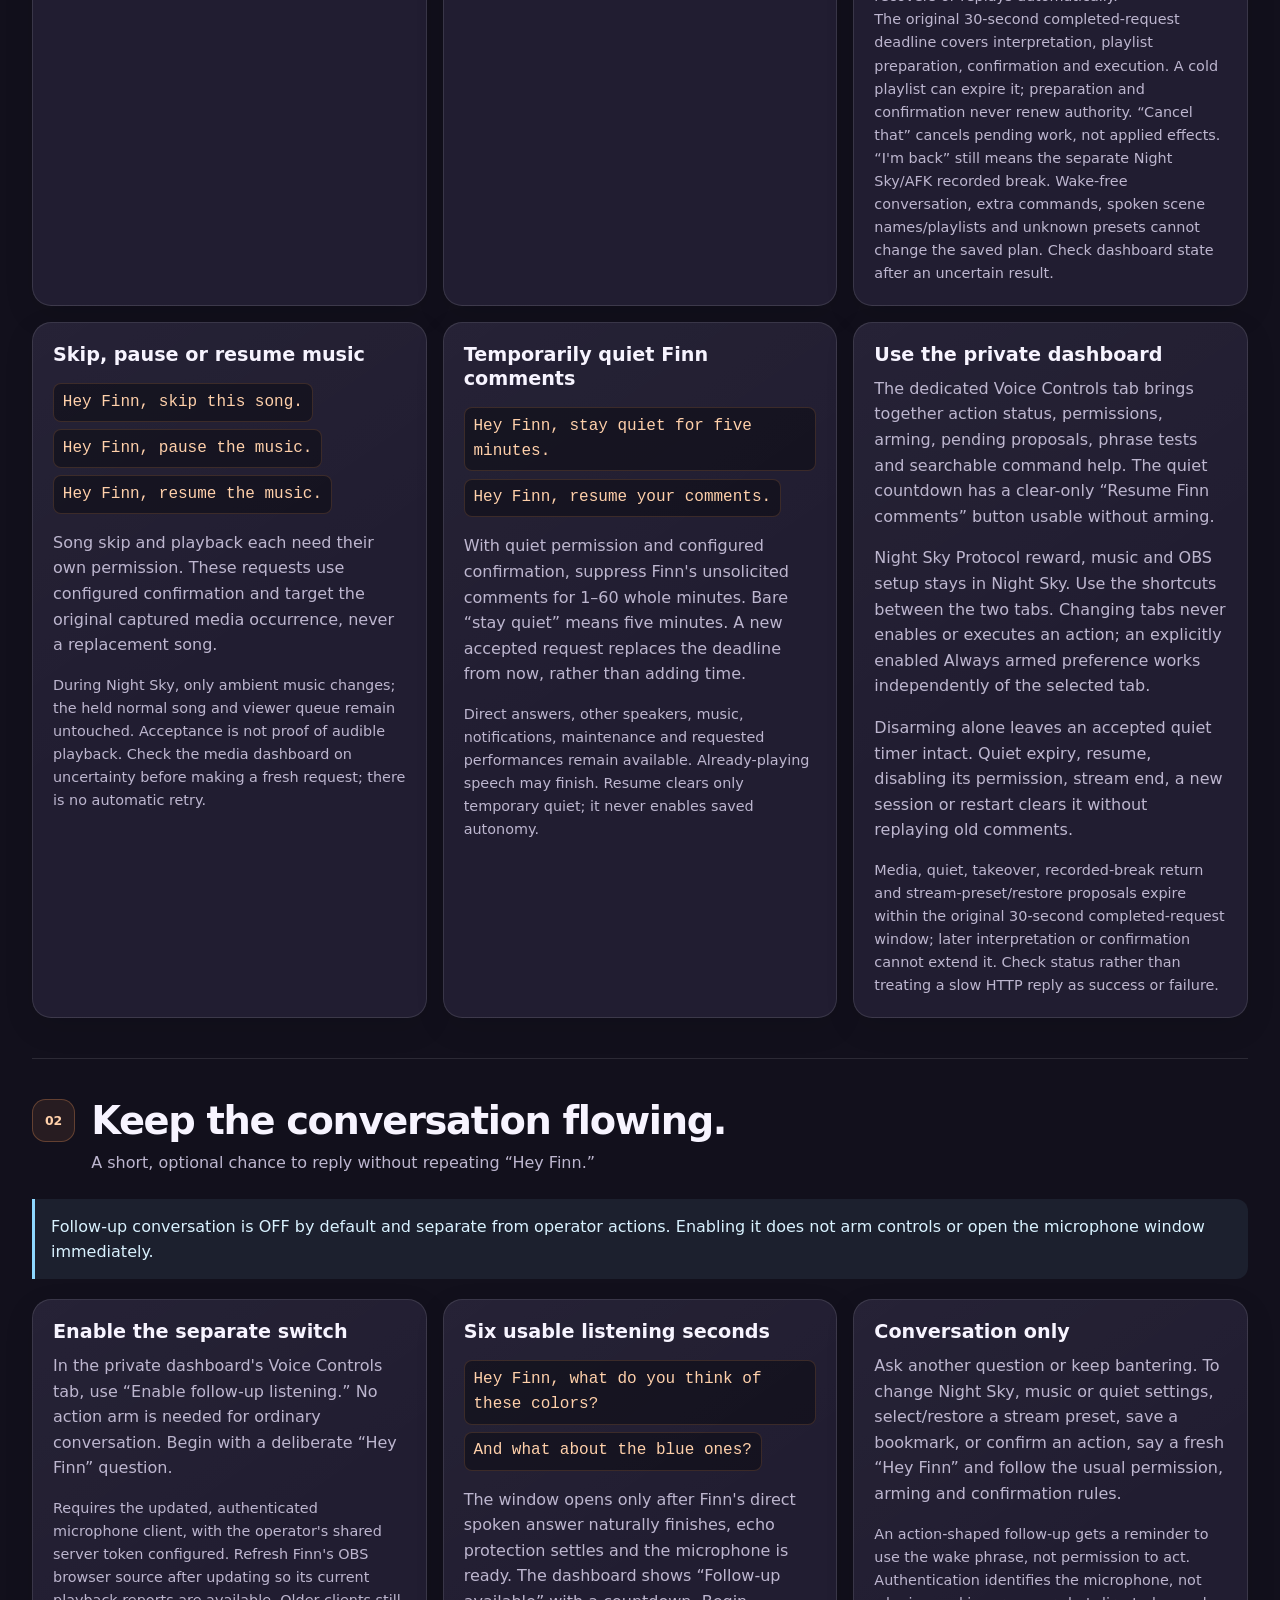
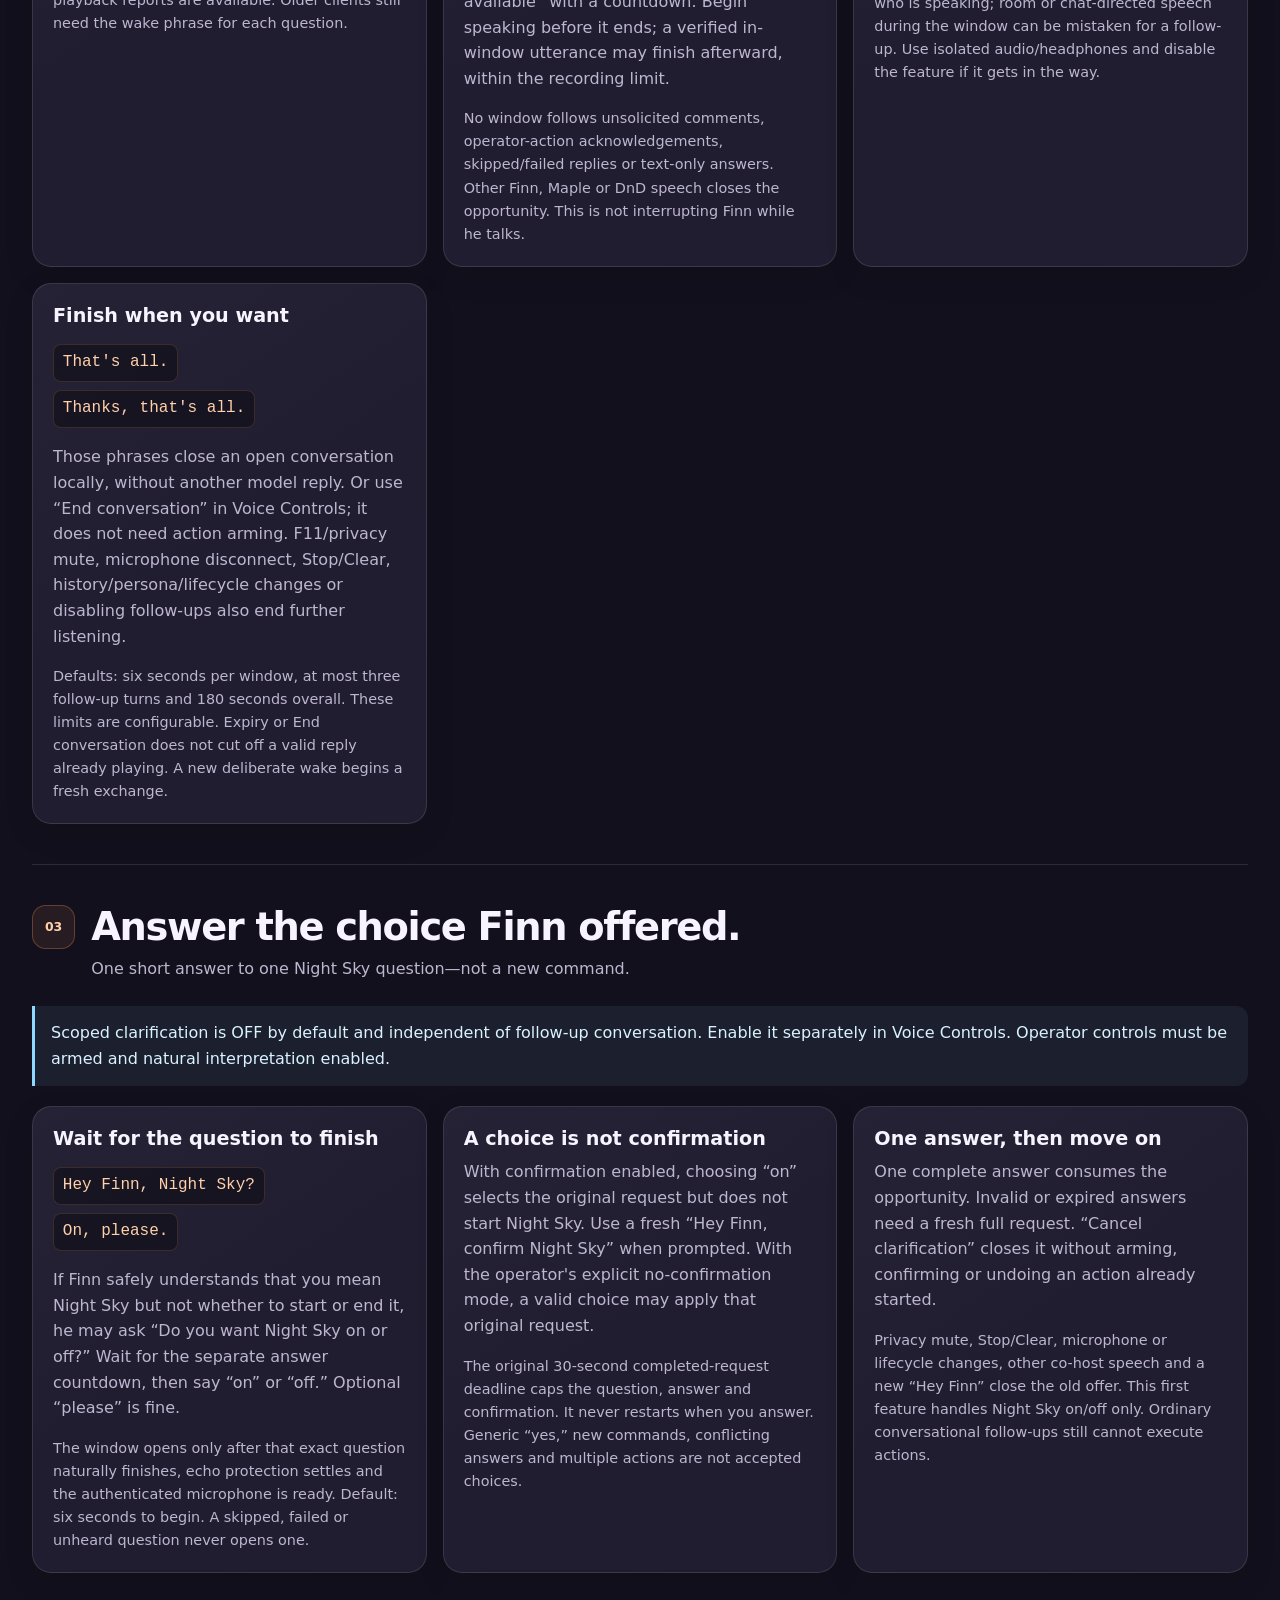
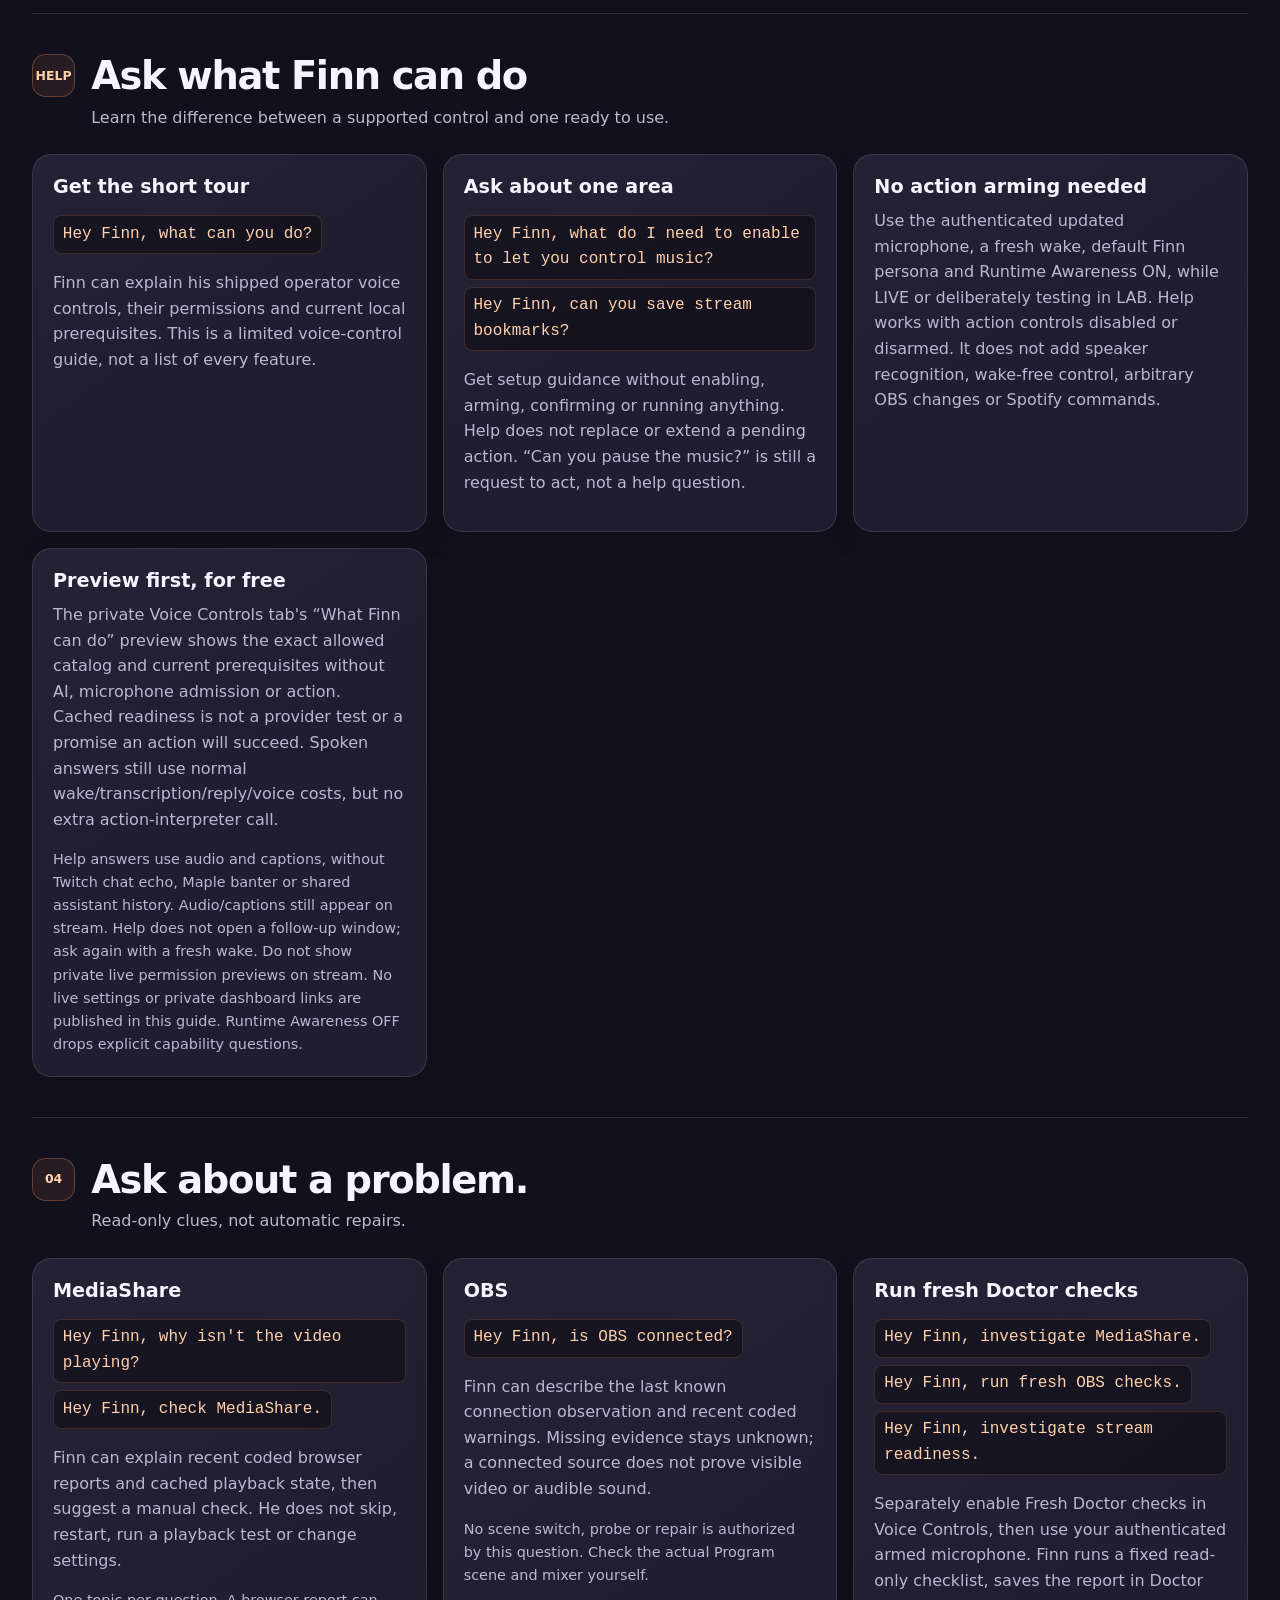
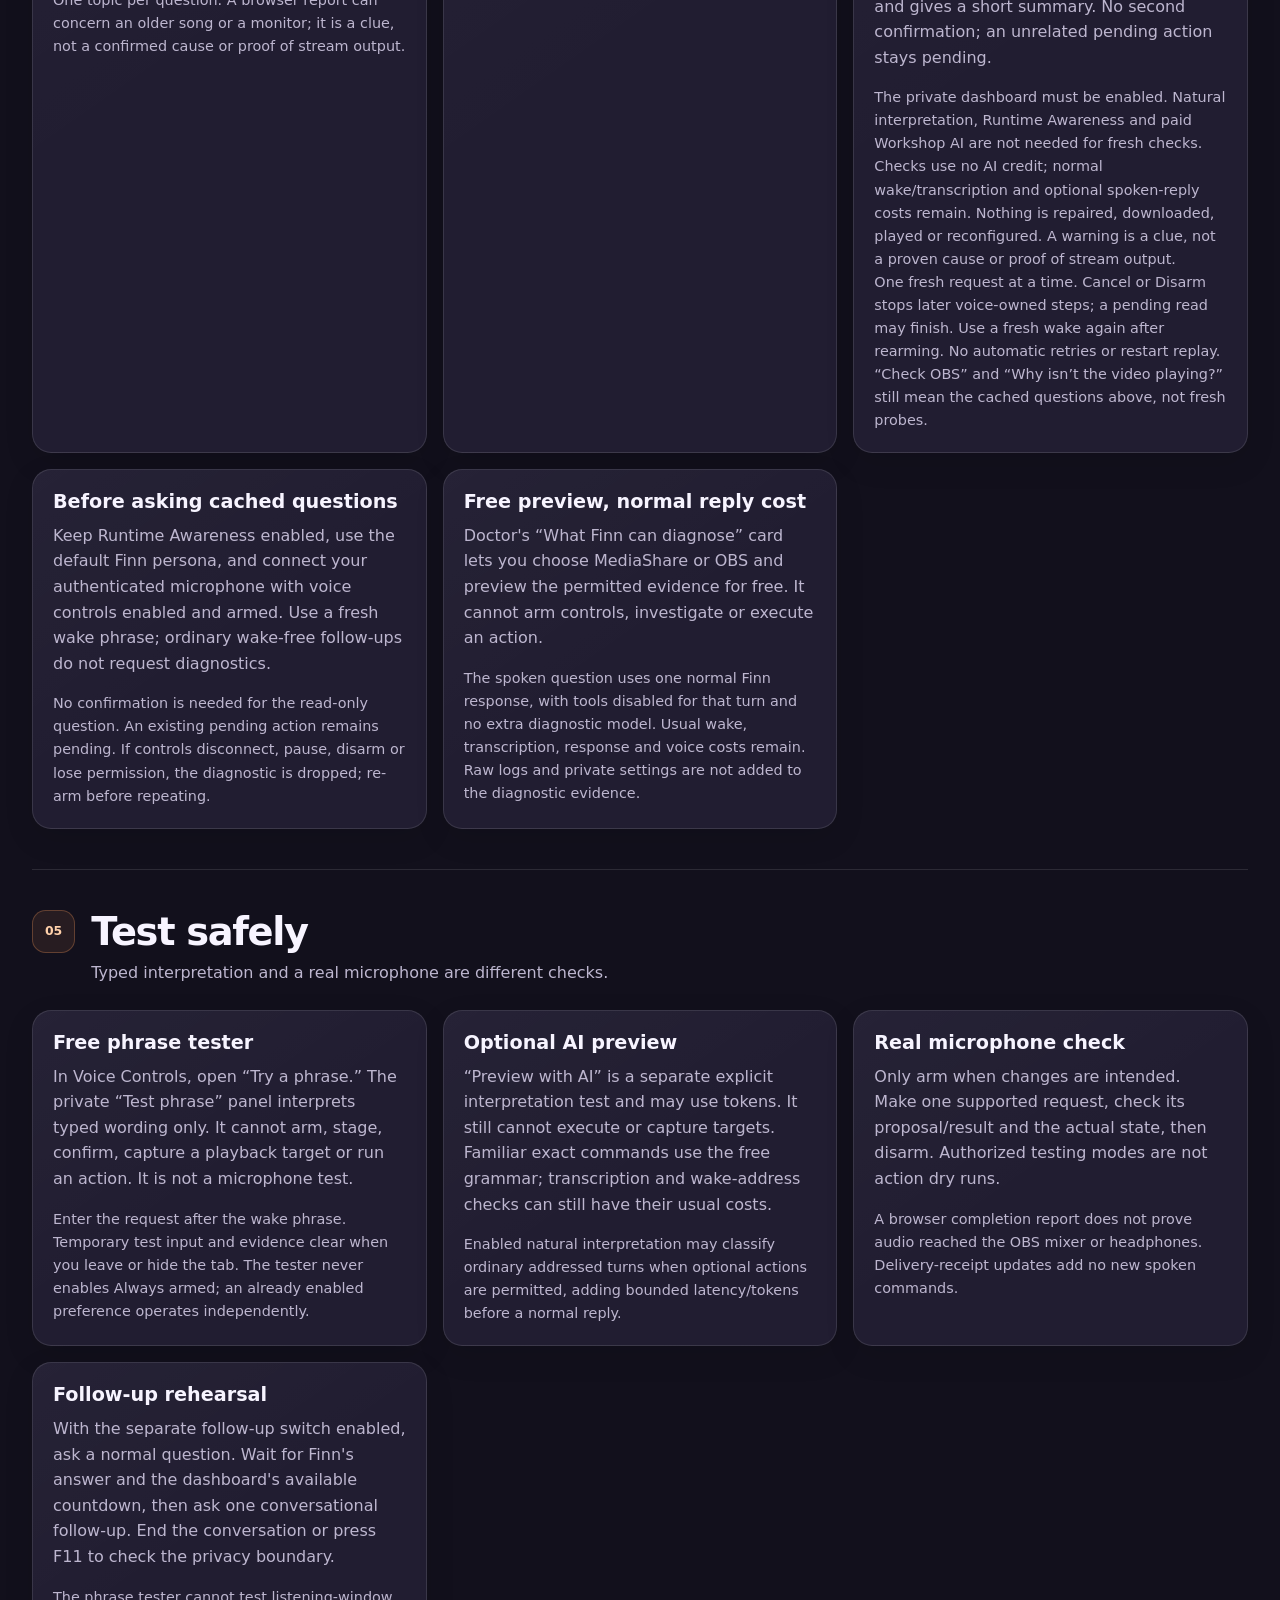
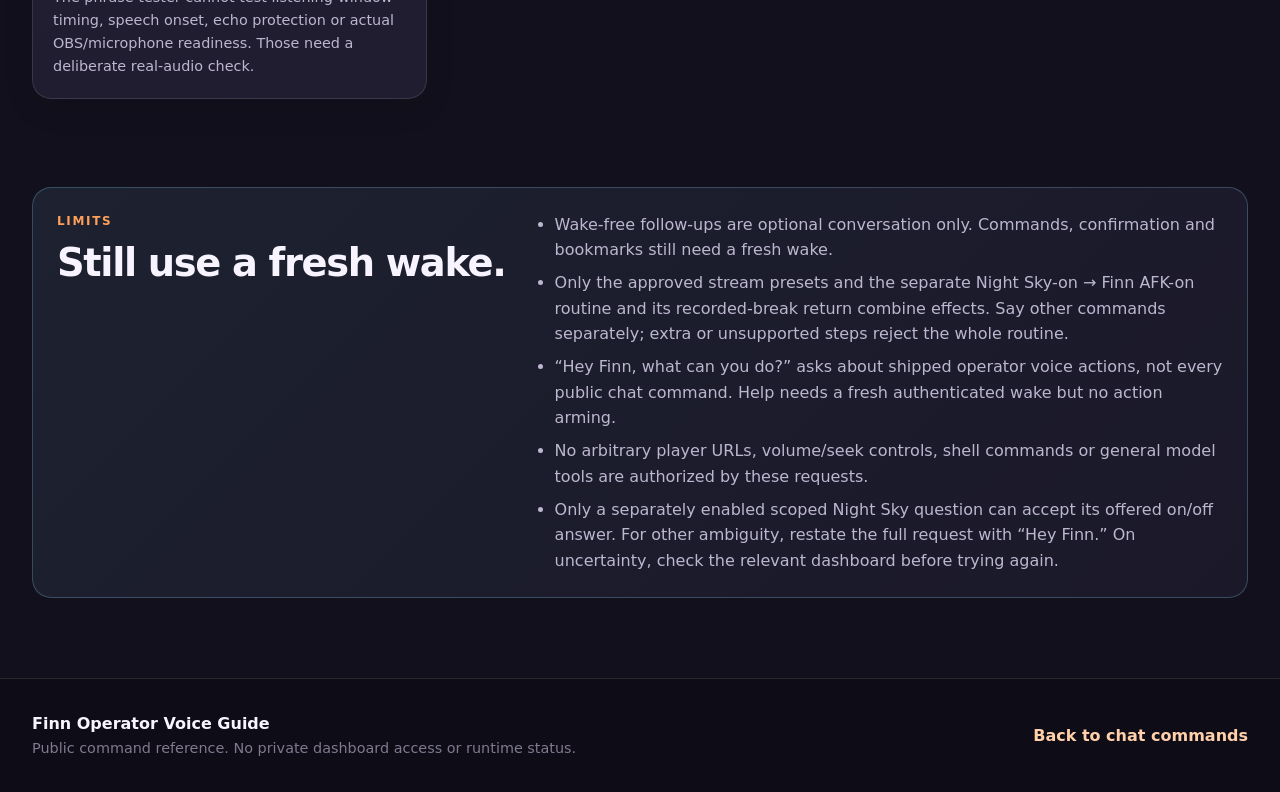
<file: voice.html>
<!doctype html>
<html lang="en">
<head>
  <meta charset="utf-8">
  <meta name="viewport" content="width=device-width, initial-scale=1">
  <meta name="description" content="Finn's streamer/operator microphone controls: what to say, confirmation, privacy, and safe testing.">
  <meta name="theme-color" content="#12101c">
  <meta name="referrer" content="no-referrer">
  <meta http-equiv="Content-Security-Policy" content="default-src 'self'; script-src 'self'; style-src 'self'; img-src 'self' data:; connect-src 'none'; font-src 'self'; object-src 'none'; base-uri 'none'; form-action 'none';">
  <title>Finn Operator Voice Guide</title>
  <link rel="stylesheet" href="styles.css">
</head>
<body>
  <a class="skip-link" href="#voice-guide">Skip to the voice guide</a>
  <header class="site-header">
    <div class="header-glow" aria-hidden="true"></div>
    <div class="shell hero">
      <nav class="topbar" aria-label="Primary navigation">
        <a class="brand" href="index.html" aria-label="Finn Chat Help home">
          <span class="brand-mark" aria-hidden="true">F</span>
          <span>Finn Chat Help</span>
        </a>
        <a class="nav-link" href="index.html">Back to chat commands</a>
      </nav>
      <div class="hero-copy" id="top">
        <p class="eyebrow">STREAMER / OPERATOR MICROPHONE</p>
        <h1>Say it to Finn.<br><span>Know what changes.</span></h1>
        <p class="hero-intro">These are spoken operator requests, not Twitch chat commands. Viewers cannot run them by pasting the examples into chat.</p>
        <p class="search-hint">Updated 12 October 2026 · Includes optional conversation, Night Sky takeover and recorded return, approved stream presets, cached diagnostic questions, fresh Doctor checks and capability help. Deployment and permissions may differ on each channel.</p>
        <p><a href="#before-use">Before using controls</a> · <a href="#commands">What can I say?</a> · <a href="#stream-routines">Stream presets</a> · <a href="#follow-ups">Keep talking</a> · <a href="#clarification">Answer a choice</a> · <a href="#capabilities">Ask what Finn can do</a> · <a href="#diagnostics">Ask about a problem</a> · <a href="#testing">Test safely</a></p>
      </div>
      <div class="hero-card" aria-label="Voice request example">
        <p class="hero-card-label">ONE REQUEST · CLEAR PERMISSIONS</p>
        <div class="chat-bubble"><span class="chat-name">Operator says</span><code>Hey Finn, pause the music.</code></div>
        <div class="chat-bubble bot"><span class="chat-name">If confirmation is enabled</span><span>Wait for the proposal, then say “Hey Finn, confirm that.”</span></div>
      </div>
    </div>
  </header>

  <main id="voice-guide" class="shell">
    <section class="quick-start" id="before-use" aria-labelledby="before-use-title">
      <p class="section-kicker">BEFORE USING CONTROLS</p>
      <h2 id="before-use-title">Enable deliberately. Choose how to arm.</h2>
      <div class="quick-grid">
        <article><span class="step">1</span><h3>Check the microphone</h3><p>Use the updated, authenticated operator microphone. Begin with “Hey Finn” or the channel's configured wake phrase. A normal question still uses ordinary conversation.</p></article>
        <article><span class="step">2</span><h3>Choose permissions and arm</h3><p>Open the private dashboard's Voice Controls tab. Voice controls and optional bookmark, song-skip, playback, quiet, takeover, recorded-break return and stream-preset permissions must be enabled separately. Enable return before starting the break. Arm the current microphone manually, or deliberately enable the optional “Always armed” preference after installing its Finn update.</p><p>Always armed remembers your choice across restarts and reconnects, but only arms an eligible authenticated, updated microphone when controls are ready. Disarm pauses it for this bot run; use Arm or turn the preference off and on to resume. A fresh wake and the normal confirmation choice still apply.</p></article>
        <article><span class="step">3</span><h3>Respect confirmation</h3><p>Night Sky changes, enabled media/quiet actions and approved stream presets/restoration use the configured second-confirmation preference. Bookmarks are immediate and skip only that extra confirmation.</p></article>
        <article><span class="step">4</span><h3>Protect the room</h3><p>Authentication identifies the microphone, not the speaker. Anyone audible to an armed mic may request a supported action. Use isolated audio/headphones and disarm outside intentional use.</p></article>
      </div>
    </section>

    <section class="command-section" id="commands" aria-labelledby="commands-title">
      <div class="section-heading"><span class="section-icon" aria-hidden="true">01</span><div><h2 id="commands-title">What can I say?</h2><p>One clear request after the wake phrase. Wait for Finn to finish speaking before replying.</p></div></div>
      <div class="notice">These are supported commands in the released code, not a promise that a channel has deployed or enabled them. Spoken controls retain arming, lifecycle and action-specific safety checks.</div>
      <div class="card-grid">
        <article class="command-card" id="night-sky">
          <h3>Night Sky Protocol</h3>
          <div class="command-list"><code>Hey Finn, activate night sky protocol.</code><code>Hey Finn, end night sky protocol.</code><code>Hey Finn, night sky protocol status.</code></div>
          <p>Start or end the configured Protocol using the operator's confirmation preference. Status reports without changing it; spoken status still requires arming.</p>
          <p class="fine-print">“Hey Finn, could you please activate Night Sky Protocol for me?” is also supported. Optional AI interpretation can help with other wording, but does not grant permission or execute arbitrary tools.</p>
        </article>
        <article class="command-card" id="confirm-cancel">
          <h3>Confirm or cancel</h3>
          <div class="command-list"><code>Hey Finn, confirm that.</code><code>Hey Finn, cancel that.</code></div>
          <p>Confirm only the current unexpired proposal. Cancel pending or unstarted work; it is not rollback for a change already sent. Existing “confirm night sky” and “cancel night sky” wording remains supported.</p>
          <p class="fine-print">Use a fresh wake for confirmation or a full corrected request. Bare “yes,” “on” or “off” cannot confirm a proposal or change a setting through the conversational window.</p>
        </article>
        <article class="command-card" id="night-sky-takeover">
          <h3>Night Sky + Finn takeover</h3>
          <div class="command-list"><code>Hey Finn, activate Night Sky and take over.</code><code>Hey Finn, can you take over and start Night Sky?</code><code>Hey Finn, I'll be right back. Can you take over and start Night Sky?</code></div>
          <p>Separately enable this routine in Voice Controls; it defaults OFF. It checks both services before changing anything, ensures Night Sky is on, then engages Finn's existing AFK mode. One confirmation covers the whole plan when confirmation is enabled.</p>
          <p>AFK may start Finn's autonomy, use the configured event-reaction mode and post the normal handoff announcement. Maple is unchanged. The two actions may be mentioned in either order with “and”; the approved plan still starts Night Sky before AFK. Natural surrounding chatter needs natural interpretation Enabled; the complete first and second examples use the free parser.</p>
          <p class="fine-print">The dashboard shows each step. Both activation steps share the original 30-second completed-request deadline. A successfully accepted Night Sky animation may finish after that deadline; it belongs to the active Protocol session. If the second step fails or you cancel midway, a completed first step is left alone and reported; there is no automatic undo or restart replay. Check both states before trying again.</p>
          <p class="fine-print">Night Sky alone does not start AFK. Ending only Night Sky does not end AFK. Its separately enabled recorded-break return below is the sole return combination. Explicitly requiring AFK first (for example, “take over, then start Night Sky”), AFK-only, extra/unknown steps and quoted/conditional/corrected requests remain unsupported.</p>
        </article>
        <article class="command-card" id="break-return">
          <h3>Welcome back from your recorded break</h3>
          <div class="command-list"><code>Hey Finn, I'm back.</code><code>Hey Finn, restore my break.</code></div>
          <p>Enable “Return from recorded break” separately in Voice Controls before starting Night Sky + Finn takeover. Finn remembers what that routine actually turned on. He returns from owned AFK first, then uses the normal Night Sky scene, reward and music restore. Your existing confirmation choice still applies to the whole return.</p>
          <p>Anything already on before the break stays on. Later manual changes or replacement runs are preserved; a conflicting reward/provider state may need dashboard recovery. If a constellation is still playing, Finn waits for it before reporting restoration complete.</p>
          <p class="fine-print">This needs a fresh wake, armed microphone and current permissions. The original 30-second request deadline still applies. The record is not chat-history memory and does not survive a bot restart or stream end. No recorded owned break means no changes; use existing AFK/Night Sky controls. It is not arbitrary undo. After a mic reconnect, manually arm again or let your explicitly enabled Always armed preference arm the eligible new session, then issue a fresh wake.</p>
        </article>
        <article class="command-card" id="bookmarks">
          <h3>Private stream bookmarks</h3>
          <div class="command-list"><code>Hey Finn, bookmark that.</code><code>Hey Finn, bookmark that: the project is finished.</code></div>
          <p>With bookmark permission and arming, save a private Scrapbook moment immediately during a real active stream. The optional note stays private and is not read aloud in the acknowledgement.</p>
          <p class="fine-print">The timestamp is when the completed request is admitted, not an inferred earlier highlight. An uncertain save may offer an explicit same-bookmark retry for the original short window; after expiry or restart, inspect Scrapbook. No automatic retry.</p>
        </article>
        <article class="command-card" id="stream-routines">
          <h3>Approved stream presets</h3>
          <div class="command-list"><code>Hey Finn, start the Starting Soon routine.</code><code>Hey Finn, start Crafting Focus.</code><code>Hey Finn, start the Wrap-up routine.</code><code>Hey Finn, restore my stream routine.</code></div>
          <p>Review these presets in Voice Controls, refresh routine status and use “Enable routines” for new runs, then separately enable “Voice approved stream routines.” It defaults OFF. Use your authenticated, armed microphone and a fresh wake during a detected live stream. Enabling a switch never starts a preset.</p>
          <p><strong>Starting Soon</strong> defaults to starting-soon conversation context and ten minutes of Finn-only quiet. <strong>Crafting Focus</strong> defaults to main-stream context and 25 minutes of quiet. <strong>Wrap-up</strong> defaults to outro context and keeps the current quiet setting. Your operator can configure those effects.</p>
          <p>Your operator can additionally save one exact OBS scene and a temporary MediaShare playlist for each preset. Both are optional; blank scene and disabled music keep the current setup. Wrap-up does not end the stream, and Starting Soon requires the stream already detected live. Offline/LAB testing alone does not authorize a run. Direct answers, Maple and DnD stay unchanged; standalone quiet-command permission is not needed for a reviewed preset's effects.</p>
          <p>In the preset's optional settings, refresh OBS/music readiness, choose an exact available scene, paste a public YouTube playlist link or ID, choose shuffle, then save. Readiness and saving never switch scenes or play music. A separate exact preview can prepare the first song without playing it. Keep the same primary MediaShare browser source available and audible in the chosen scene; check Program and mixer levels yourself.</p>
          <p>With confirmation enabled, review the proposed changes, then say “Hey Finn, confirm that.” With it disabled, a valid fresh request applies after checks. Exact phrases use the free parser; optional natural interpretation may select only a supported preset, not invent steps or undo targets.</p>
          <p class="fine-print">One active record is shared with the dashboard. Apply runs phase, Finn quiet, optional music, then optional scene. Restore reverses that order, changes only still-owned effects, preserves later manual choices and keeps the old quiet timer's original deadline. It is not arbitrary undo. Turning new routines OFF still allows owned restoration with voice permission ON in the same live stream.</p>
          <p class="fine-print">Stream end/restart forgets the routine record but held music can remain. The private dashboard offers separately reviewed held-music recovery for an orphaned routine playlist, including offline. It resumes the held song/queue, not an unrelated Night Sky session, and does not restore OBS after restart. Nothing recovers or replays automatically.</p>
          <p class="fine-print">The original 30-second completed-request deadline covers interpretation, playlist preparation, confirmation and execution. A cold playlist can expire it; preparation and confirmation never renew authority. “Cancel that” cancels pending work, not applied effects. “I'm back” still means the separate Night Sky/AFK recorded break. Wake-free conversation, extra commands, spoken scene names/playlists and unknown presets cannot change the saved plan. Check dashboard state after an uncertain result.</p>
        </article>
        <article class="command-card" id="media">
          <h3>Skip, pause or resume music</h3>
          <div class="command-list"><code>Hey Finn, skip this song.</code><code>Hey Finn, pause the music.</code><code>Hey Finn, resume the music.</code></div>
          <p>Song skip and playback each need their own permission. These requests use configured confirmation and target the original captured media occurrence, never a replacement song.</p>
          <p class="fine-print">During Night Sky, only ambient music changes; the held normal song and viewer queue remain untouched. Acceptance is not proof of audible playback. Check the media dashboard on uncertainty before making a fresh request; there is no automatic retry.</p>
        </article>
        <article class="command-card" id="quiet">
          <h3>Temporarily quiet Finn comments</h3>
          <div class="command-list"><code>Hey Finn, stay quiet for five minutes.</code><code>Hey Finn, resume your comments.</code></div>
          <p>With quiet permission and configured confirmation, suppress Finn's unsolicited comments for 1–60 whole minutes. Bare “stay quiet” means five minutes. A new accepted request replaces the deadline from now, rather than adding time.</p>
          <p class="fine-print">Direct answers, other speakers, music, notifications, maintenance and requested performances remain available. Already-playing speech may finish. Resume clears only temporary quiet; it never enables saved autonomy.</p>
        </article>
        <article class="command-card" id="dashboard">
          <h3>Use the private dashboard</h3>
          <p>The dedicated Voice Controls tab brings together action status, permissions, arming, pending proposals, phrase tests and searchable command help. The quiet countdown has a clear-only “Resume Finn comments” button usable without arming.</p>
          <p>Night Sky Protocol reward, music and OBS setup stays in Night Sky. Use the shortcuts between the two tabs. Changing tabs never enables or executes an action; an explicitly enabled Always armed preference works independently of the selected tab.</p>
          <p>Disarming alone leaves an accepted quiet timer intact. Quiet expiry, resume, disabling its permission, stream end, a new session or restart clears it without replaying old comments.</p>
          <p class="fine-print">Media, quiet, takeover, recorded-break return and stream-preset/restore proposals expire within the original 30-second completed-request window; later interpretation or confirmation cannot extend it. Check status rather than treating a slow HTTP reply as success or failure.</p>
        </article>
      </div>
    </section>

    <section class="command-section" id="follow-ups" aria-labelledby="follow-ups-title">
      <div class="section-heading"><span class="section-icon" aria-hidden="true">02</span><div><h2 id="follow-ups-title">Keep the conversation flowing.</h2><p>A short, optional chance to reply without repeating “Hey Finn.”</p></div></div>
      <div class="notice">Follow-up conversation is OFF by default and separate from operator actions. Enabling it does not arm controls or open the microphone window immediately.</div>
      <div class="card-grid">
        <article class="command-card" id="follow-up-start">
          <h3>Enable the separate switch</h3>
          <p>In the private dashboard's Voice Controls tab, use “Enable follow-up listening.” No action arm is needed for ordinary conversation. Begin with a deliberate “Hey Finn” question.</p>
          <p class="fine-print">Requires the updated, authenticated microphone client, with the operator's shared server token configured. Refresh Finn's OBS browser source after updating so its current playback reports are available. Older clients still need the wake phrase for each question.</p>
        </article>
        <article class="command-card" id="follow-up-window">
          <h3>Six usable listening seconds</h3>
          <div class="command-list"><code>Hey Finn, what do you think of these colors?</code><code>And what about the blue ones?</code></div>
          <p>The window opens only after Finn's direct spoken answer naturally finishes, echo protection settles and the microphone is ready. The dashboard shows “Follow-up available” with a countdown. Begin speaking before it ends; a verified in-window utterance may finish afterward, within the recording limit.</p>
          <p class="fine-print">No window follows unsolicited comments, operator-action acknowledgements, skipped/failed replies or text-only answers. Other Finn, Maple or DnD speech closes the opportunity. This is not interrupting Finn while he talks.</p>
        </article>
        <article class="command-card" id="follow-up-actions">
          <h3>Conversation only</h3>
          <p>Ask another question or keep bantering. To change Night Sky, music or quiet settings, select/restore a stream preset, save a bookmark, or confirm an action, say a fresh “Hey Finn” and follow the usual permission, arming and confirmation rules.</p>
          <p class="fine-print">An action-shaped follow-up gets a reminder to use the wake phrase, not permission to act. Authentication identifies the microphone, not who is speaking; room or chat-directed speech during the window can be mistaken for a follow-up. Use isolated audio/headphones and disable the feature if it gets in the way.</p>
        </article>
        <article class="command-card" id="follow-up-end">
          <h3>Finish when you want</h3>
          <div class="command-list"><code>That's all.</code><code>Thanks, that's all.</code></div>
          <p>Those phrases close an open conversation locally, without another model reply. Or use “End conversation” in Voice Controls; it does not need action arming. F11/privacy mute, microphone disconnect, Stop/Clear, history/persona/lifecycle changes or disabling follow-ups also end further listening.</p>
          <p class="fine-print">Defaults: six seconds per window, at most three follow-up turns and 180 seconds overall. These limits are configurable. Expiry or End conversation does not cut off a valid reply already playing. A new deliberate wake begins a fresh exchange.</p>
        </article>
      </div>
    </section>

    <section class="command-section" id="clarification" aria-labelledby="clarification-title">
      <div class="section-heading"><span class="section-icon" aria-hidden="true">03</span><div><h2 id="clarification-title">Answer the choice Finn offered.</h2><p>One short answer to one Night Sky question—not a new command.</p></div></div>
      <div class="notice">Scoped clarification is OFF by default and independent of follow-up conversation. Enable it separately in Voice Controls. Operator controls must be armed and natural interpretation enabled.</div>
      <div class="card-grid">
        <article class="command-card" id="clarification-choice">
          <h3>Wait for the question to finish</h3>
          <div class="command-list"><code>Hey Finn, Night Sky?</code><code>On, please.</code></div>
          <p>If Finn safely understands that you mean Night Sky but not whether to start or end it, he may ask “Do you want Night Sky on or off?” Wait for the separate answer countdown, then say “on” or “off.” Optional “please” is fine.</p>
          <p class="fine-print">The window opens only after that exact question naturally finishes, echo protection settles and the authenticated microphone is ready. Default: six seconds to begin. A skipped, failed or unheard question never opens one.</p>
        </article>
        <article class="command-card" id="clarification-confirm">
          <h3>A choice is not confirmation</h3>
          <p>With confirmation enabled, choosing “on” selects the original request but does not start Night Sky. Use a fresh “Hey Finn, confirm Night Sky” when prompted. With the operator's explicit no-confirmation mode, a valid choice may apply that original request.</p>
          <p class="fine-print">The original 30-second completed-request deadline caps the question, answer and confirmation. It never restarts when you answer. Generic “yes,” new commands, conflicting answers and multiple actions are not accepted choices.</p>
        </article>
        <article class="command-card" id="clarification-end">
          <h3>One answer, then move on</h3>
          <p>One complete answer consumes the opportunity. Invalid or expired answers need a fresh full request. “Cancel clarification” closes it without arming, confirming or undoing an action already started.</p>
          <p class="fine-print">Privacy mute, Stop/Clear, microphone or lifecycle changes, other co-host speech and a new “Hey Finn” close the old offer. This first feature handles Night Sky on/off only. Ordinary conversational follow-ups still cannot execute actions.</p>
        </article>
      </div>
    </section>

    <section class="command-section" id="capabilities" aria-labelledby="capabilities-title">
      <div class="section-heading"><span class="section-icon" aria-hidden="true">HELP</span><div><h2 id="capabilities-title">Ask what Finn can do</h2><p>Learn the difference between a supported control and one ready to use.</p></div></div>
      <div class="card-grid">
        <article class="command-card"><h3>Get the short tour</h3><div class="command-list"><code>Hey Finn, what can you do?</code></div><p>Finn can explain his shipped operator voice controls, their permissions and current local prerequisites. This is a limited voice-control guide, not a list of every feature.</p></article>
        <article class="command-card"><h3>Ask about one area</h3><div class="command-list"><code>Hey Finn, what do I need to enable to let you control music?</code><code>Hey Finn, can you save stream bookmarks?</code></div><p>Get setup guidance without enabling, arming, confirming or running anything. Help does not replace or extend a pending action. “Can you pause the music?” is still a request to act, not a help question.</p></article>
        <article class="command-card"><h3>No action arming needed</h3><p>Use the authenticated updated microphone, a fresh wake, default Finn persona and Runtime Awareness ON, while LIVE or deliberately testing in LAB. Help works with action controls disabled or disarmed. It does not add speaker recognition, wake-free control, arbitrary OBS changes or Spotify commands.</p></article>
        <article class="command-card"><h3>Preview first, for free</h3><p>The private Voice Controls tab's “What Finn can do” preview shows the exact allowed catalog and current prerequisites without AI, microphone admission or action. Cached readiness is not a provider test or a promise an action will succeed. Spoken answers still use normal wake/transcription/reply/voice costs, but no extra action-interpreter call.</p><p class="fine-print">Help answers use audio and captions, without Twitch chat echo, Maple banter or shared assistant history. Audio/captions still appear on stream. Help does not open a follow-up window; ask again with a fresh wake. Do not show private live permission previews on stream. No live settings or private dashboard links are published in this guide. Runtime Awareness OFF drops explicit capability questions.</p></article>
      </div>
    </section>

    <section class="command-section" id="diagnostics" aria-labelledby="diagnostics-title">
      <div class="section-heading"><span class="section-icon" aria-hidden="true">04</span><div><h2 id="diagnostics-title">Ask about a problem.</h2><p>Read-only clues, not automatic repairs.</p></div></div>
      <div class="card-grid">
        <article class="command-card"><h3>MediaShare</h3><div class="command-list"><code>Hey Finn, why isn't the video playing?</code><code>Hey Finn, check MediaShare.</code></div><p>Finn can explain recent coded browser reports and cached playback state, then suggest a manual check. He does not skip, restart, run a playback test or change settings.</p><p class="fine-print">One topic per question. A browser report can concern an older song or a monitor; it is a clue, not a confirmed cause or proof of stream output.</p></article>
        <article class="command-card"><h3>OBS</h3><div class="command-list"><code>Hey Finn, is OBS connected?</code></div><p>Finn can describe the last known connection observation and recent coded warnings. Missing evidence stays unknown; a connected source does not prove visible video or audible sound.</p><p class="fine-print">No scene switch, probe or repair is authorized by this question. Check the actual Program scene and mixer yourself.</p></article>
        <article class="command-card" id="fresh-checks"><h3>Run fresh Doctor checks</h3><div class="command-list"><code>Hey Finn, investigate MediaShare.</code><code>Hey Finn, run fresh OBS checks.</code><code>Hey Finn, investigate stream readiness.</code></div><p>Separately enable Fresh Doctor checks in Voice Controls, then use your authenticated armed microphone. Finn runs a fixed read-only checklist, saves the report in Doctor and gives a short summary. No second confirmation; an unrelated pending action stays pending.</p><p class="fine-print">The private dashboard must be enabled. Natural interpretation, Runtime Awareness and paid Workshop AI are not needed for fresh checks. Checks use no AI credit; normal wake/transcription and optional spoken-reply costs remain. Nothing is repaired, downloaded, played or reconfigured. A warning is a clue, not a proven cause or proof of stream output.</p><p class="fine-print">One fresh request at a time. Cancel or Disarm stops later voice-owned steps; a pending read may finish. Use a fresh wake again after rearming. No automatic retries or restart replay. “Check OBS” and “Why isn’t the video playing?” still mean the cached questions above, not fresh probes.</p></article>
        <article class="command-card"><h3>Before asking cached questions</h3><p>Keep Runtime Awareness enabled, use the default Finn persona, and connect your authenticated microphone with voice controls enabled and armed. Use a fresh wake phrase; ordinary wake-free follow-ups do not request diagnostics.</p><p class="fine-print">No confirmation is needed for the read-only question. An existing pending action remains pending. If controls disconnect, pause, disarm or lose permission, the diagnostic is dropped; re-arm before repeating.</p></article>
        <article class="command-card"><h3>Free preview, normal reply cost</h3><p>Doctor's “What Finn can diagnose” card lets you choose MediaShare or OBS and preview the permitted evidence for free. It cannot arm controls, investigate or execute an action.</p><p class="fine-print">The spoken question uses one normal Finn response, with tools disabled for that turn and no extra diagnostic model. Usual wake, transcription, response and voice costs remain. Raw logs and private settings are not added to the diagnostic evidence.</p></article>
      </div>
    </section>

    <section class="command-section" id="testing" aria-labelledby="testing-title">
      <div class="section-heading"><span class="section-icon" aria-hidden="true">05</span><div><h2 id="testing-title">Test safely</h2><p>Typed interpretation and a real microphone are different checks.</p></div></div>
      <div class="card-grid">
        <article class="command-card"><h3>Free phrase tester</h3><p>In Voice Controls, open “Try a phrase.” The private “Test phrase” panel interprets typed wording only. It cannot arm, stage, confirm, capture a playback target or run an action. It is not a microphone test.</p><p class="fine-print">Enter the request after the wake phrase. Temporary test input and evidence clear when you leave or hide the tab. The tester never enables Always armed; an already enabled preference operates independently.</p></article>
        <article class="command-card"><h3>Optional AI preview</h3><p>“Preview with AI” is a separate explicit interpretation test and may use tokens. It still cannot execute or capture targets. Familiar exact commands use the free grammar; transcription and wake-address checks can still have their usual costs.</p><p class="fine-print">Enabled natural interpretation may classify ordinary addressed turns when optional actions are permitted, adding bounded latency/tokens before a normal reply.</p></article>
        <article class="command-card"><h3>Real microphone check</h3><p>Only arm when changes are intended. Make one supported request, check its proposal/result and the actual state, then disarm. Authorized testing modes are not action dry runs.</p><p class="fine-print">A browser completion report does not prove audio reached the OBS mixer or headphones. Delivery-receipt updates add no new spoken commands.</p></article>
        <article class="command-card"><h3>Follow-up rehearsal</h3><p>With the separate follow-up switch enabled, ask a normal question. Wait for Finn's answer and the dashboard's available countdown, then ask one conversational follow-up. End the conversation or press F11 to check the privacy boundary.</p><p class="fine-print">The phrase tester cannot test listening-window timing, speech onset, echo protection or actual OBS/microphone readiness. Those need a deliberate real-audio check.</p></article>
      </div>
    </section>

    <section class="troubleshooting" aria-labelledby="limits-title">
      <div><p class="section-kicker">LIMITS</p><h2 id="limits-title">Still use a fresh wake.</h2></div>
      <ul>
        <li>Wake-free follow-ups are optional conversation only. Commands, confirmation and bookmarks still need a fresh wake.</li>
        <li>Only the approved stream presets and the separate Night Sky-on → Finn AFK-on routine and its recorded-break return combine effects. Say other commands separately; extra or unsupported steps reject the whole routine.</li>
        <li>“Hey Finn, what can you do?” asks about shipped operator voice actions, not every public chat command. Help needs a fresh authenticated wake but no action arming.</li>
        <li>No arbitrary player URLs, volume/seek controls, shell commands or general model tools are authorized by these requests.</li>
        <li>Only a separately enabled scoped Night Sky question can accept its offered on/off answer. For other ambiguity, restate the full request with “Hey Finn.” On uncertainty, check the relevant dashboard before trying again.</li>
      </ul>
    </section>
  </main>
  <footer><div class="shell footer-inner"><div><strong>Finn Operator Voice Guide</strong><p>Public command reference. No private dashboard access or runtime status.</p></div><a href="index.html">Back to chat commands</a></div></footer>
</body>
</html>
</file>
<file: styles.css>
:root {
  color-scheme: dark;
  --bg: #12101c;
  --bg-soft: #191625;
  --panel: #211d31;
  --panel-raised: #28223b;
  --text: #f7f4ff;
  --muted: #bdb6cf;
  --faint: #807990;
  --accent: #ff9f5a;
  --accent-light: #ffd0aa;
  --accent-dark: #9b4f20;
  --purple: #bda5ff;
  --green: #6ee7b7;
  --blue: #8ed8ff;
  --border: rgba(255, 255, 255, 0.11);
  --focus: #fcd34d;
  --shadow: 0 24px 70px rgba(0, 0, 0, 0.3);
  --radius: 1.2rem;
  --shell: 76rem;
}

* {
  box-sizing: border-box;
}

html {
  scroll-behavior: smooth;
  scroll-padding-top: 1.25rem;
}

body {
  margin: 0;
  background:
    radial-gradient(circle at 10% 8%, rgba(139, 92, 246, 0.11), transparent 30rem),
    var(--bg);
  color: var(--text);
  font-family:
    Inter, ui-sans-serif, system-ui, -apple-system, BlinkMacSystemFont, "Segoe UI",
    sans-serif;
  font-size: 1rem;
  line-height: 1.6;
}

a {
  color: inherit;
}

button,
input {
  font: inherit;
}

code,
kbd {
  font-family: "Cascadia Code", "SFMono-Regular", Consolas, monospace;
}

code {
  color: var(--accent-light);
}

.shell {
  width: min(calc(100% - 2rem), var(--shell));
  margin-inline: auto;
}

.skip-link {
  position: fixed;
  top: 0.75rem;
  left: 0.75rem;
  z-index: 100;
  padding: 0.65rem 0.9rem;
  border-radius: 0.6rem;
  background: var(--focus);
  color: #17120a;
  font-weight: 800;
  transform: translateY(-200%);
  transition: transform 140ms ease;
}

.skip-link:focus {
  transform: translateY(0);
}

:focus-visible {
  outline: 3px solid var(--focus);
  outline-offset: 3px;
}

.site-header {
  position: relative;
  overflow: hidden;
  border-bottom: 1px solid var(--border);
  background:
    linear-gradient(135deg, rgba(255, 159, 90, 0.1), transparent 42%),
    linear-gradient(180deg, #181425, #12101c);
}

.header-glow {
  position: absolute;
  width: 34rem;
  height: 34rem;
  top: -19rem;
  right: -10rem;
  border-radius: 50%;
  background: rgba(139, 92, 246, 0.22);
  filter: blur(70px);
  pointer-events: none;
}

.hero {
  position: relative;
  padding-bottom: 4.5rem;
}

.topbar {
  display: flex;
  align-items: center;
  justify-content: space-between;
  padding-block: 1.2rem;
}

.brand {
  display: inline-flex;
  align-items: center;
  gap: 0.7rem;
  color: var(--text);
  font-weight: 850;
  letter-spacing: -0.02em;
  text-decoration: none;
}

.brand-mark {
  display: grid;
  width: 2.1rem;
  height: 2.1rem;
  place-items: center;
  border-radius: 0.7rem;
  background: linear-gradient(135deg, var(--accent), #f47448);
  color: #241207;
  font-weight: 950;
  box-shadow: 0 8px 22px rgba(255, 126, 66, 0.25);
}

.nav-link {
  color: var(--muted);
  font-size: 0.9rem;
  font-weight: 700;
  text-decoration: none;
}

.nav-link:hover {
  color: var(--text);
}

.hero-copy {
  max-width: 50rem;
  padding-top: 3rem;
}

.eyebrow,
.section-kicker,
.hero-card-label {
  margin: 0 0 0.6rem;
  color: var(--accent);
  font-size: 0.75rem;
  font-weight: 850;
  letter-spacing: 0.14em;
}

h1,
h2,
h3,
p {
  margin-top: 0;
}

h1 {
  max-width: 15ch;
  margin-bottom: 1.25rem;
  font-size: clamp(2.6rem, 9vw, 5.6rem);
  line-height: 0.98;
  letter-spacing: -0.055em;
}

h1 span {
  color: var(--accent-light);
}

h2 {
  margin-bottom: 0.4rem;
  font-size: clamp(1.65rem, 4vw, 2.4rem);
  line-height: 1.15;
  letter-spacing: -0.035em;
}

h3 {
  margin-bottom: 0.55rem;
  font-size: 1.2rem;
  line-height: 1.25;
}

.hero-intro {
  max-width: 42rem;
  margin-bottom: 2rem;
  color: var(--muted);
  font-size: clamp(1.05rem, 2.5vw, 1.25rem);
}

.search-panel {
  max-width: 45rem;
}

.search-panel label {
  display: block;
  margin-bottom: 0.5rem;
  color: var(--text);
  font-size: 0.9rem;
  font-weight: 750;
}

.search-box {
  display: flex;
  align-items: center;
  gap: 0.7rem;
  padding: 0.25rem 0.65rem 0.25rem 0.85rem;
  border: 1px solid rgba(255, 255, 255, 0.2);
  border-radius: 0.9rem;
  background: rgba(10, 8, 17, 0.7);
  box-shadow: 0 15px 40px rgba(0, 0, 0, 0.22);
}

.search-box:focus-within {
  border-color: var(--accent);
  box-shadow: 0 0 0 3px rgba(255, 159, 90, 0.16);
}

.search-box svg {
  flex: 0 0 auto;
  fill: none;
  stroke: var(--faint);
  stroke-linecap: round;
  stroke-width: 2;
}

.search-box input {
  min-width: 0;
  flex: 1;
  padding: 0.75rem 0;
  border: 0;
  outline: 0;
  background: transparent;
  color: var(--text);
}

.search-box input::placeholder {
  color: var(--faint);
}

.search-box kbd {
  display: none;
  padding: 0.15rem 0.45rem;
  border: 1px solid var(--border);
  border-radius: 0.35rem;
  background: var(--panel);
  color: var(--muted);
  font-size: 0.75rem;
}

.search-hint {
  margin: 0.65rem 0 0;
  color: var(--muted);
  font-size: 0.88rem;
}

.hero-card {
  display: none;
}

.quick-start {
  padding-block: 4rem 2rem;
}

.quick-grid {
  display: grid;
  gap: 0.8rem;
  margin-top: 1.5rem;
}

.quick-grid article {
  position: relative;
  padding: 1.25rem 1.25rem 1.15rem 3.9rem;
  border: 1px solid var(--border);
  border-radius: 1rem;
  background: rgba(255, 255, 255, 0.025);
}

.quick-grid h3,
.quick-grid p {
  margin-bottom: 0.2rem;
}

.quick-grid p {
  color: var(--muted);
}

.step {
  position: absolute;
  top: 1.25rem;
  left: 1.25rem;
  display: grid;
  width: 1.9rem;
  height: 1.9rem;
  place-items: center;
  border-radius: 50%;
  background: rgba(255, 159, 90, 0.14);
  color: var(--accent-light);
  font-size: 0.8rem;
  font-weight: 850;
}

.guide-toolbar {
  display: flex;
  flex-direction: column;
  gap: 1.25rem;
  padding-block: 3rem 1.5rem;
}

.filters {
  display: flex;
  flex-wrap: wrap;
  gap: 0.55rem;
}

.filter-button,
#clear-search {
  padding: 0.58rem 0.9rem;
  border: 1px solid var(--border);
  border-radius: 999px;
  background: var(--panel);
  color: var(--muted);
  cursor: pointer;
  font-weight: 750;
}

.filter-button:hover,
.filter-button.is-active,
#clear-search:hover {
  border-color: rgba(255, 159, 90, 0.7);
  background: rgba(255, 159, 90, 0.13);
  color: var(--accent-light);
}

.result-status {
  min-height: 1.6rem;
  margin-bottom: 0.5rem;
  color: var(--muted);
  font-size: 0.9rem;
}

.command-section {
  padding-block: 2.5rem;
  border-top: 1px solid var(--border);
}

.section-heading {
  display: flex;
  align-items: flex-start;
  gap: 1rem;
  margin-bottom: 1.5rem;
}

.section-heading p {
  margin-bottom: 0;
  color: var(--muted);
}

.section-icon {
  display: grid;
  width: 2.7rem;
  height: 2.7rem;
  flex: 0 0 auto;
  place-items: center;
  border: 1px solid rgba(255, 159, 90, 0.28);
  border-radius: 0.85rem;
  background: rgba(255, 159, 90, 0.09);
  color: var(--accent-light);
  font-size: 0.78rem;
  font-weight: 850;
}

.card-grid {
  display: grid;
  gap: 1rem;
}

.command-card {
  min-width: 0;
  padding: 1.25rem;
  border: 1px solid var(--border);
  border-radius: var(--radius);
  background:
    linear-gradient(145deg, rgba(255, 255, 255, 0.025), transparent 50%),
    var(--panel);
  box-shadow: 0 10px 30px rgba(0, 0, 0, 0.1);
}

.command-card:target {
  border-color: var(--accent);
  box-shadow: 0 0 0 4px rgba(255, 159, 90, 0.13), var(--shadow);
}

.command-card.featured {
  background:
    linear-gradient(145deg, rgba(255, 159, 90, 0.1), transparent 55%),
    var(--panel);
}

.command-card p {
  color: var(--muted);
}

.card-top {
  display: flex;
  align-items: center;
  justify-content: space-between;
  margin-bottom: 0.9rem;
}

.access {
  display: inline-flex;
  align-items: center;
  padding: 0.25rem 0.58rem;
  border-radius: 999px;
  font-size: 0.72rem;
  font-weight: 850;
  letter-spacing: 0.02em;
}

.access.everyone {
  background: rgba(110, 231, 183, 0.11);
  color: var(--green);
}

.access.mod {
  background: rgba(189, 165, 255, 0.12);
  color: var(--purple);
}

.anchor-link {
  display: grid;
  width: 2rem;
  height: 2rem;
  place-items: center;
  border-radius: 0.55rem;
  color: var(--faint);
  font-weight: 850;
  text-decoration: none;
}

.anchor-link:hover {
  background: rgba(255, 255, 255, 0.06);
  color: var(--accent-light);
}

.command-list {
  display: flex;
  flex-direction: column;
  align-items: flex-start;
  gap: 0.45rem;
  margin-block: 1rem;
}

.command-list code,
.command-details dt code,
.subcommand-grid code,
.example code {
  overflow-wrap: anywhere;
  color: var(--accent-light);
}

.command-list > code {
  padding: 0.35rem 0.55rem;
  border: 1px solid rgba(255, 159, 90, 0.16);
  border-radius: 0.5rem;
  background: rgba(8, 7, 13, 0.45);
}

.aliases,
.example,
.fine-print {
  margin-bottom: 0;
  font-size: 0.9rem;
}

.command-details {
  display: grid;
  gap: 0;
  margin: 1rem 0 0;
}

.command-details > div {
  padding-block: 0.8rem;
  border-top: 1px solid var(--border);
}

.command-details dt {
  font-weight: 750;
}

.command-details dd {
  margin: 0.25rem 0 0;
  color: var(--muted);
}

.command-details.compact > div {
  padding-block: 0.6rem;
}

.notice {
  margin-bottom: 1.25rem;
  padding: 0.9rem 1rem;
  border-left: 3px solid var(--blue);
  border-radius: 0 0.75rem 0.75rem 0;
  background: rgba(142, 216, 255, 0.08);
  color: #d9f2ff;
}

.subcommand-grid {
  display: grid;
  gap: 0.6rem;
  margin-top: 1rem;
}

.subcommand-grid > div {
  display: flex;
  flex-direction: column;
  gap: 0.15rem;
  padding: 0.75rem;
  border: 1px solid var(--border);
  border-radius: 0.75rem;
  background: rgba(5, 4, 9, 0.18);
}

.subcommand-grid span {
  color: var(--muted);
  font-size: 0.86rem;
}

details {
  margin-top: 1rem;
  border-top: 1px solid var(--border);
}

summary {
  padding-top: 0.9rem;
  color: var(--accent-light);
  cursor: pointer;
  font-weight: 750;
}

.details-body {
  padding: 0.75rem 0 0.2rem;
  color: var(--muted);
}

.details-body p {
  margin-bottom: 0.4rem;
}

.mod-section .section-icon {
  border-color: rgba(189, 165, 255, 0.3);
  background: rgba(189, 165, 255, 0.09);
  color: var(--purple);
}

.troubleshooting {
  display: grid;
  gap: 1.25rem;
  margin-block: 3rem 5rem;
  padding: 1.5rem;
  border: 1px solid rgba(142, 216, 255, 0.25);
  border-radius: var(--radius);
  background: linear-gradient(135deg, rgba(142, 216, 255, 0.09), rgba(189, 165, 255, 0.06));
}

.troubleshooting ul {
  margin: 0;
  padding-left: 1.2rem;
  color: var(--muted);
}

.troubleshooting li + li {
  margin-top: 0.45rem;
}

.no-results {
  margin: 2rem 0 5rem;
  padding: 3rem 1.5rem;
  border: 1px dashed var(--border);
  border-radius: var(--radius);
  text-align: center;
}

.no-results p {
  color: var(--muted);
}

footer {
  border-top: 1px solid var(--border);
  background: #0e0c16;
}

.footer-inner {
  display: flex;
  align-items: center;
  justify-content: space-between;
  gap: 1rem;
  padding-block: 2rem;
}

.footer-inner p {
  margin: 0;
  color: var(--faint);
  font-size: 0.9rem;
}

.footer-inner a {
  color: var(--accent-light);
  font-weight: 750;
  text-decoration: none;
}

[hidden],
.is-filtered {
  display: none !important;
}

@media (min-width: 42rem) {
  .shell {
    width: min(calc(100% - 3rem), var(--shell));
  }

  .search-box kbd {
    display: inline-block;
  }

  .quick-grid,
  .card-grid {
    grid-template-columns: repeat(2, minmax(0, 1fr));
  }

  .subcommand-grid {
    grid-template-columns: repeat(2, minmax(0, 1fr));
  }

  .command-card.wide {
    grid-column: 1 / -1;
  }

  .guide-toolbar {
    flex-direction: row;
    align-items: flex-end;
    justify-content: space-between;
  }

  .troubleshooting {
    grid-template-columns: minmax(13rem, 0.8fr) minmax(20rem, 1.2fr);
  }
}

@media (min-width: 64rem) {
  .hero {
    display: grid;
    grid-template-columns: minmax(0, 1.55fr) minmax(18rem, 0.7fr);
    gap: 4rem;
    align-items: center;
    min-height: 42rem;
    padding-bottom: 4rem;
  }

  .topbar {
    position: absolute;
    top: 0;
    right: 0;
    left: 0;
  }

  .hero-card {
    display: block;
    padding: 1.2rem;
    border: 1px solid rgba(255, 255, 255, 0.16);
    border-radius: 1.2rem;
    background: rgba(24, 20, 37, 0.82);
    box-shadow: var(--shadow);
    transform: rotate(1.5deg);
  }

  .chat-bubble {
    margin-top: 0.75rem;
    padding: 0.8rem;
    border-radius: 0.8rem;
    background: rgba(255, 255, 255, 0.06);
  }

  .chat-bubble.bot {
    background: rgba(255, 159, 90, 0.1);
  }

  .chat-name {
    display: block;
    margin-bottom: 0.25rem;
    color: var(--accent-light);
    font-size: 0.75rem;
    font-weight: 850;
  }

  .card-grid {
    grid-template-columns: repeat(3, minmax(0, 1fr));
  }

  .command-card.wide {
    grid-column: span 3;
  }
}

@media (prefers-reduced-motion: reduce) {
  *,
  *::before,
  *::after {
    scroll-behavior: auto !important;
    transition-duration: 0.01ms !important;
  }
}
</file>
